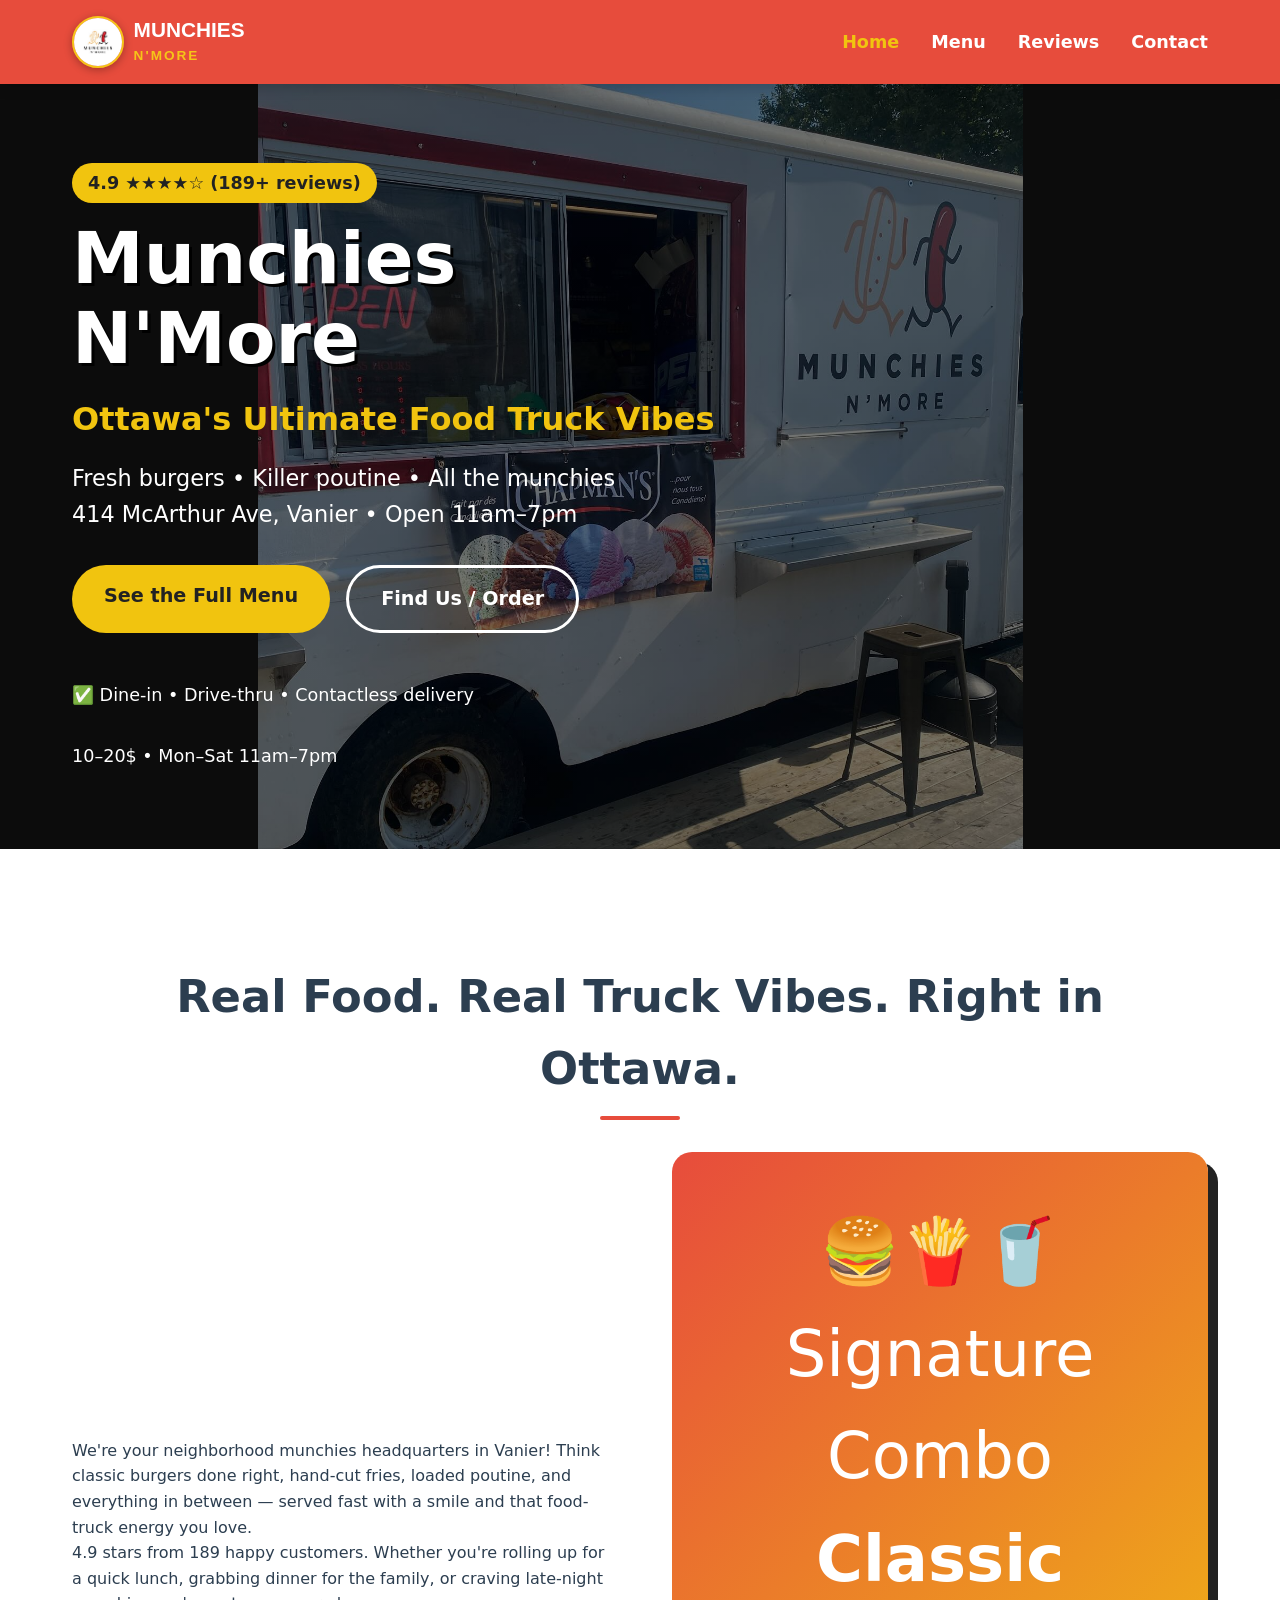
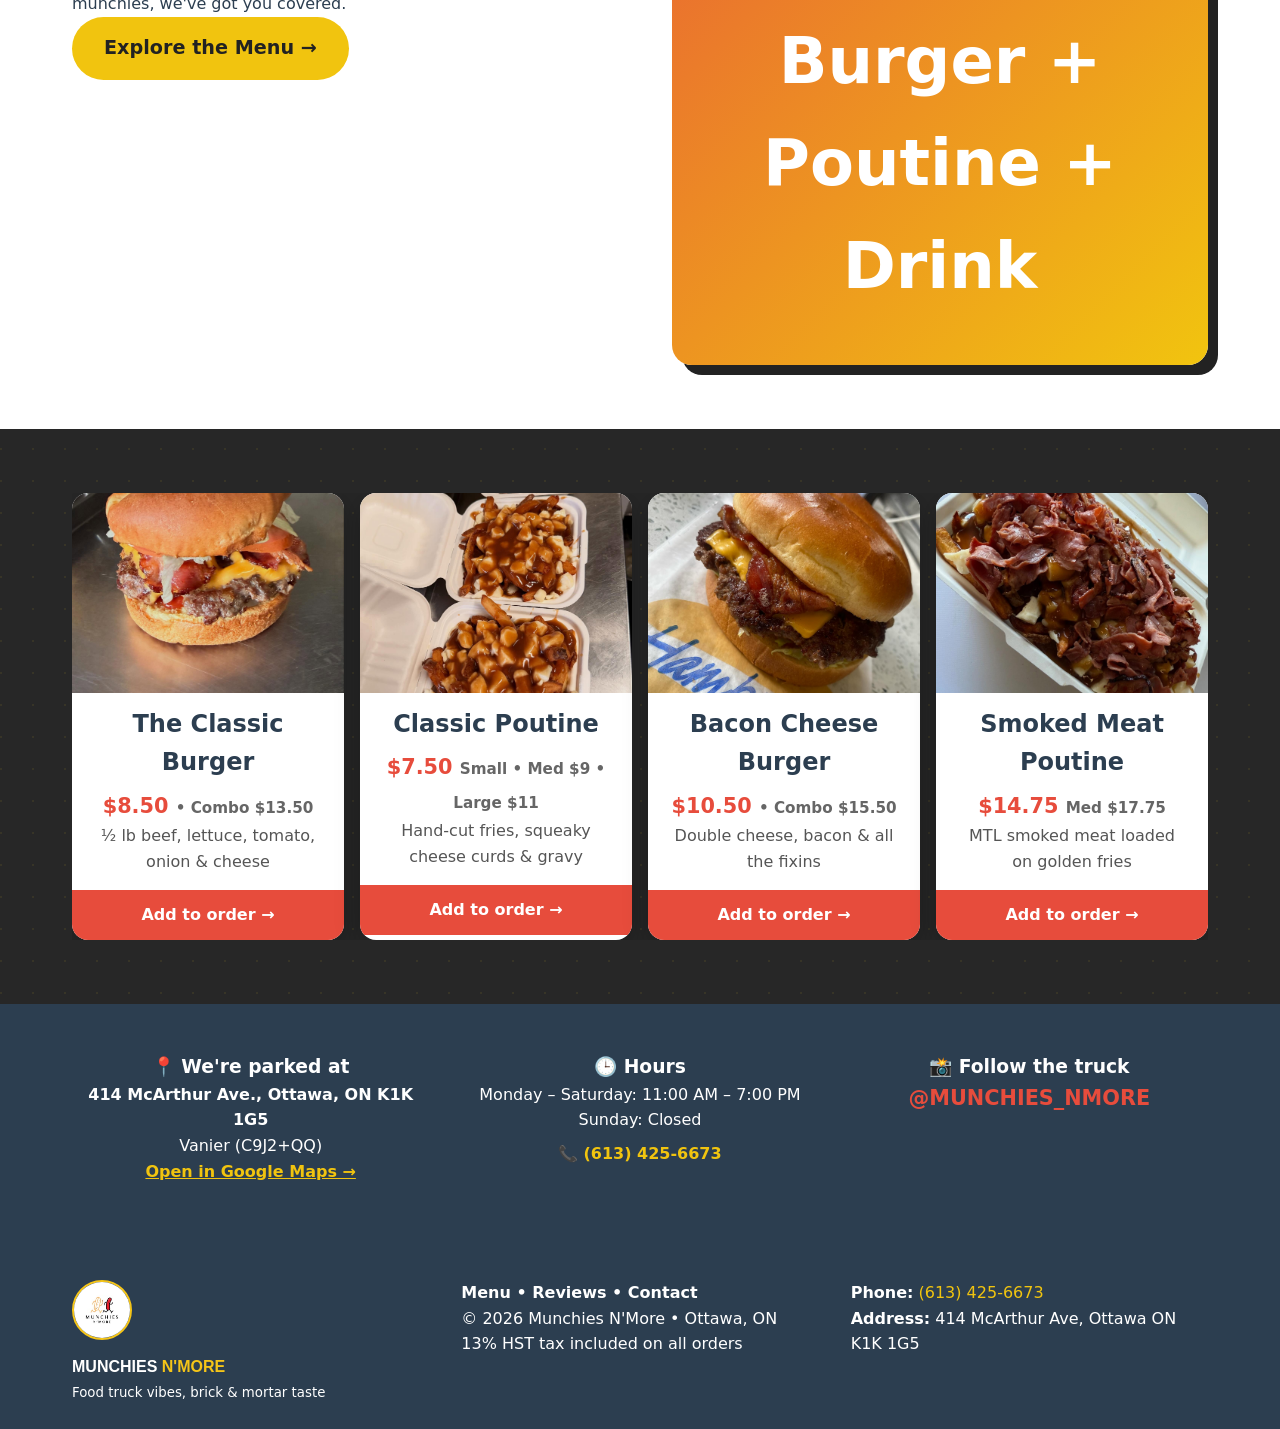
<file: index.html>
<!DOCTYPE html>
<html lang="en">
<head>
    <meta charset="UTF-8">
    <meta name="viewport" content="width=device-width, initial-scale=1.0">
    <meta name="description" content="Munchies N'More - Ottawa's favorite food truck style burgers, poutine & more!">
    <title>Munchies N'More | Ottawa Burgers & Poutine</title>
    <link rel="stylesheet" href="style.css">
    <link rel="icon" href="logo.svg">
</head>
<body>
    <!-- NAVBAR -->
    <nav class="navbar">
        <div class="nav-container">
            <div class="logo">
                <a href="index.html" style="text-decoration:none; display:flex; align-items:center; gap:0.6rem;">
                <img src="munchiesnmorepictures/Munchiesnmorelogo.jpg" alt="Munchies N'More Logo" style="height:52px; width:52px; border-radius:50%; object-fit:cover; border:2px solid #f5c518; box-shadow:0 2px 8px rgba(0,0,0,0.3);">
                <span style="font-family: Arial Black, Arial, sans-serif; font-weight:900; font-size:1.3rem; color:white; line-height:1.1;">MUNCHIES<br><span style="color:#f5c518; font-size:0.85rem; letter-spacing:2px;">N'MORE</span></span>
            </a>
            </div>
            <ul class="nav-links">
                <li><a href="index.html" class="active">Home</a></li>
                <li><a href="menu.html">Menu</a></li>
                <li><a href="reviews.html">Reviews</a></li>
                <li><a href="contact.html">Contact</a></li>
            </ul>
            <button class="hamburger" aria-label="Toggle menu">☰</button>
        </div>
    </nav>

    <!-- HERO -->
    <header class="hero">
        <div class="hero-overlay">
            <div class="hero-content">
                <div class="badge">4.9 ★★★★☆ (189+ reviews)</div>
                <h1 class="hero-title">Munchies N'More</h1>
                <p class="hero-subtitle">Ottawa's Ultimate Food Truck Vibes</p>
                <p class="hero-tagline">Fresh burgers • Killer poutine • All the munchies<br>414 McArthur Ave, Vanier • Open 11am–7pm</p>
                <div class="hero-buttons">
                    <a href="menu.html" class="btn btn-primary">See the Full Menu</a>
                    <a href="contact.html" class="btn btn-secondary">Find Us / Order</a>
                </div>
                <div class="trust-bar">
                    <div>✅ Dine-in • Drive-thru • Contactless delivery</div>
                    <div>10–20$ • Mon–Sat 11am–7pm</div>
                </div>
            </div>
        </div>
    </header>

    <!-- ABOUT -->
    <section class="about">
        <div class="container">
            <h2 class="section-title">Real Food. Real Truck Vibes. Right in Ottawa.</h2>
            <div class="about-grid">
                <div class="about-text">
                    <p>We're your neighborhood munchies headquarters in Vanier! Think classic burgers done right, hand-cut fries, loaded poutine, and everything in between — served fast with a smile and that food-truck energy you love.</p>
                    <p>4.9 stars from 189 happy customers. Whether you're rolling up for a quick lunch, grabbing dinner for the family, or craving late-night munchies, we've got you covered.</p>
                    <a href="menu.html" class="btn btn-primary">Explore the Menu →</a>
                </div>
                <div class="about-image">
                    <div class="image-placeholder">
                        🍔🍟🥤
                        <p>Signature Combo<br><strong>Classic Burger + Poutine + Drink</strong></p>
                    </div>
                </div>
            </div>
        </div>
    </section>

    <!-- FEATURED ITEMS -->
    <section class="featured">
        <div class="container">
            <div class="food-cards" style="display:flex; flex-direction:row; flex-wrap:nowrap; gap:1rem; overflow-x:auto;">

                <!-- Classic Burger — Facebook image -->
                <div class="food-card" style="flex:1 1 0; min-width:0;">
                    <div class="card-image">
                        <img src="munchiesnmorepictures/Hamburger.jpg" alt="The Classic Burger" style="width:100%; height:100%; object-fit:cover;">
                    </div>
                    <h3>The Classic Burger</h3>
                    <p class="price">$8.50 <span class="combo">• Combo $13.50</span></p>
                    <p class="desc">½ lb beef, lettuce, tomato, onion & cheese</p>
                    <a href="menu.html" class="card-btn">Add to order →</a>
                </div>

                <!-- Classic Poutine — Facebook image -->
                <div class="food-card" style="flex:1 1 0; min-width:0;">
                    <div class="card-image">
                        <img src="munchiesnmorepictures/Poutine.jpg" style="width:100%; height:100%; object-fit:cover;">
                    </div>
                    <h3>Classic Poutine</h3>
                    <p class="price">$7.50 <span class="combo">Small • Med $9 • Large $11</span></p>
                    <p class="desc">Hand-cut fries, squeaky cheese curds & gravy</p>
                    <a href="menu.html" class="card-btn">Add to order →</a>
                </div>

                <!-- Bacon Cheese Burger — placeholder until image is ready -->
                <div class="food-card" style="flex:1 1 0; min-width:0;">
                    <div class="card-image">
                        <img src="munchiesnmorepictures/baconcheeseburger.jpg" alt="Bacon Cheese Burger" style="width:100%; height:100%; object-fit:cover;">
                    </div>
                    <h3>Bacon Cheese Burger</h3>
                    <p class="price">$10.50 <span class="combo">• Combo $15.50</span></p>
                    <p class="desc">Double cheese, bacon & all the fixins</p>
                    <a href="menu.html" class="card-btn">Add to order →</a>
                </div>

                <!-- Smoked Meat Poutine — placeholder until image is ready -->
                <div class="food-card" style="flex:1 1 0; min-width:0;">
                    <div class="card-image">
                        <img src="munchiesnmorepictures/smockedmeatpoutine.jpg" alt="Smoked Meat Poutine" style="width:100%; height:100%; object-fit:cover;">
                    </div>
                    <h3>Smoked Meat Poutine</h3>
                    <p class="price">$14.75 <span class="combo">Med $17.75</span></p>
                    <p class="desc">MTL smoked meat loaded on golden fries</p>
                    <a href="menu.html" class="card-btn">Add to order →</a>
                </div>

            </div>
        </div>
    </section>

    <!-- LOCATION TEASER -->
    <section class="location-teaser">
        <div class="container">
            <div class="location-grid">
                <div>
                    <h3>📍 We're parked at</h3>
                    <p><strong>414 McArthur Ave., Ottawa, ON K1K 1G5</strong><br>Vanier (C9J2+QQ)</p>
                    <a href="https://maps.google.com/?q=414+McArthur+Ave,+Ottawa,+ON+K1K+1G5" target="_blank" class="map-link">Open in Google Maps →</a>
                </div>
                <div>
                    <h3>🕒 Hours</h3>
                    <p>Monday – Saturday: 11:00 AM – 7:00 PM<br>Sunday: Closed</p>
                    <p class="phone">📞 <a href="tel:6134256673">(613) 425-6673</a></p>
                </div>
                <div class="instagram">
                    <h3>📸 Follow the truck</h3>
                    <a href="https://instagram.com/munchies_nmore" target="_blank" class="ig-link">@MUNCHIES_NMORE</a>
                </div>
            </div>
        </div>
    </section>

    <!-- FOOTER -->
   <footer>
        <div class="container">
            <div class="footer-grid">
                <div class="footer-logo">
                    <img src="munchiesnmorepictures/Munchiesnmorelogo.jpg" alt="Munchies N'More Logo" style="height:60px; width:60px; border-radius:50%; object-fit:cover; border:2px solid #f5c518; margin-bottom:6px;">
                    <span style="font-family: Arial Black, Arial, sans-serif; font-weight:900; font-size:1rem; color:white; display:block;">MUNCHIES <span style="color:#f5c518;">N'MORE</span></span>
                    <p><small>Food truck vibes, brick &amp; mortar taste</small></p>
                </div>
                <div>
                    <strong>Menu • Reviews • Contact</strong>
                    <p>© 2026 Munchies N'More • Ottawa, ON</p>
                    <p>13% HST tax included on all orders</p>
                </div>
                <div>
                    <p><strong>Phone:</strong> <a href="tel:6134256673">(613) 425-6673</a></p>
                    <p><strong>Address:</strong> 414 McArthur Ave, Ottawa ON K1K 1G5</p>
                </div>
            </div>
        </div>
    </footer>

    <script>
        document.querySelector('.hamburger').addEventListener('click', () => {
            document.querySelector('.nav-links').classList.toggle('show');
        });
    </script>
</body>
</html>
</file>
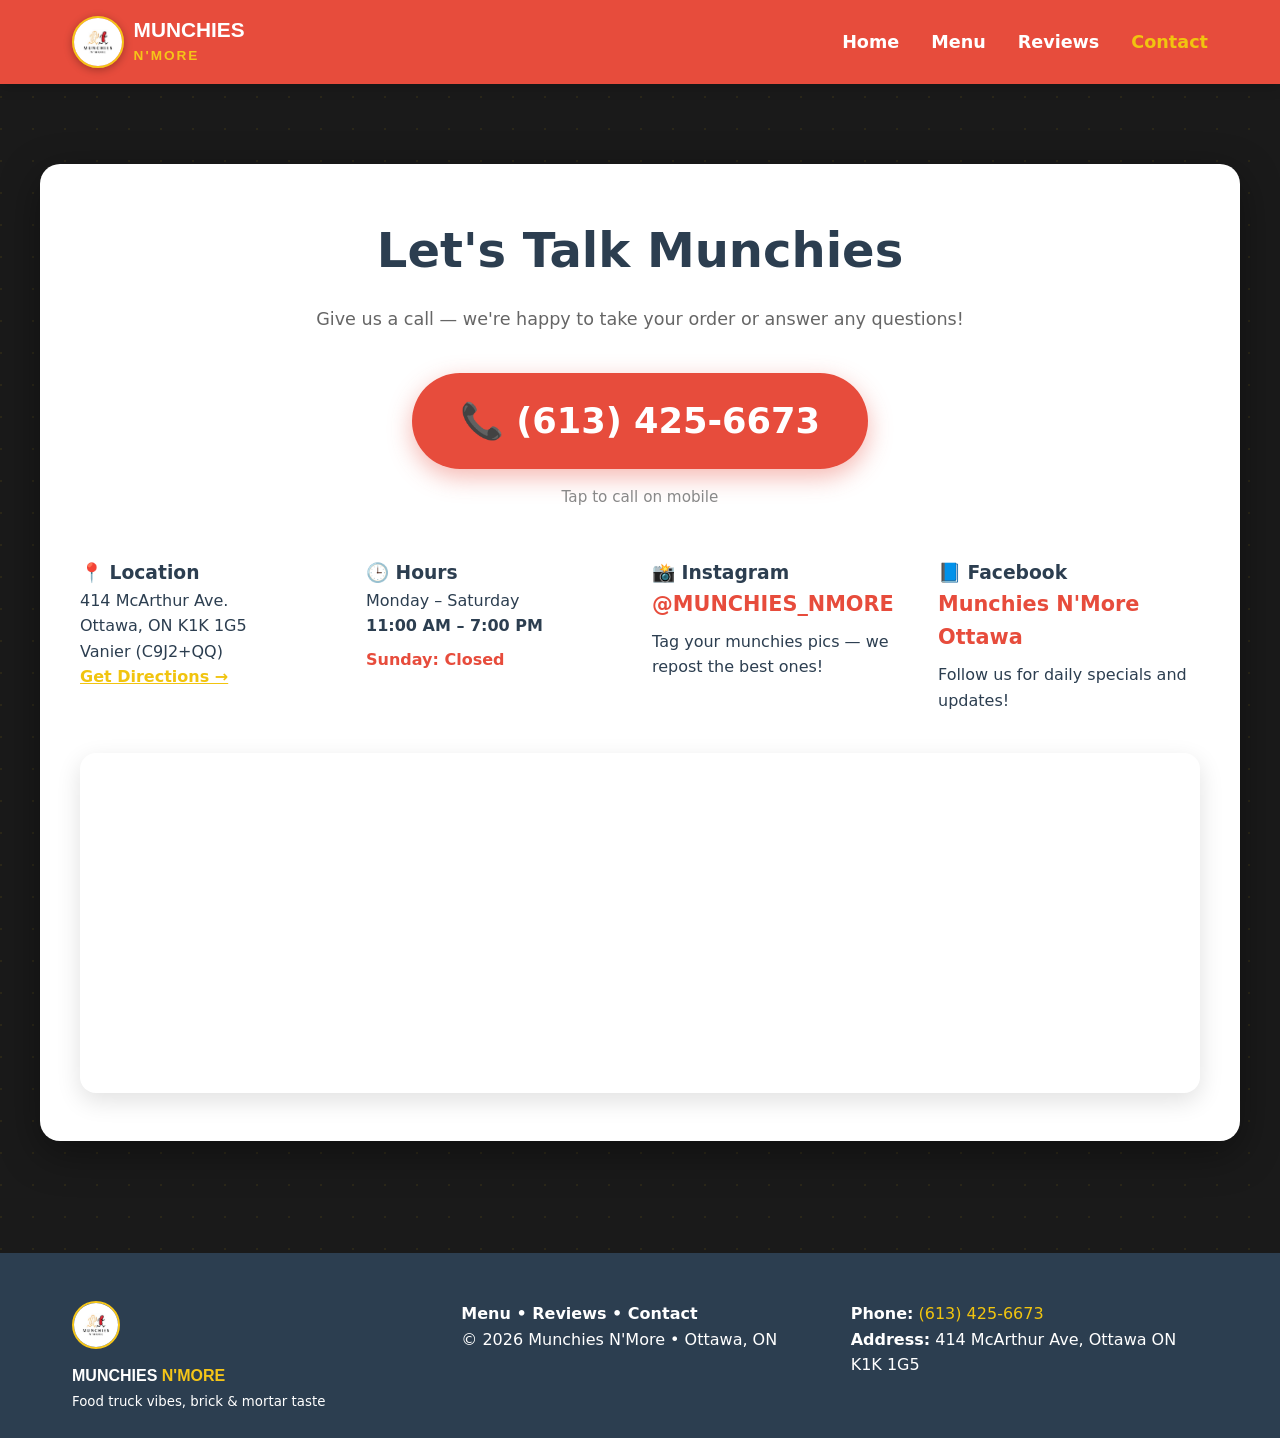
<file: contact.html>
<!DOCTYPE html>
<html lang="en">
<head>
    <meta charset="UTF-8">
    <meta name="viewport" content="width=device-width, initial-scale=1.0">
    <title>Contact | Munchies N'More</title>
    <link rel="stylesheet" href="style.css">
    <link rel="icon" href="logo.svg">
    <style>
        .contact-info-grid {
            display: grid;
            grid-template-columns: repeat(auto-fit, minmax(220px, 1fr));
            gap: 1.5rem;
            margin-top: 1rem;
        }
    </style>
</head>
<body>
    <nav class="navbar">
        <div class="nav-container">
            <div class="logo">
                <a href="index.html" style="text-decoration:none; display:flex; align-items:center; gap:0.6rem;">
                <img src="munchiesnmorepictures/Munchiesnmorelogo.jpg" alt="Munchies N'More Logo" style="height:52px; width:52px; border-radius:50%; object-fit:cover; border:2px solid #f5c518; box-shadow:0 2px 8px rgba(0,0,0,0.3);">
                <span style="font-family: Arial Black, Arial, sans-serif; font-weight:900; font-size:1.3rem; color:white; line-height:1.1;">MUNCHIES<br><span style="color:#f5c518; font-size:0.85rem; letter-spacing:2px;">N'MORE</span></span>
            </a>
            </div>
            <ul class="nav-links">
                <li><a href="index.html">Home</a></li>
                <li><a href="menu.html">Menu</a></li>
                <li><a href="reviews.html">Reviews</a></li>
                <li><a href="contact.html" class="active">Contact</a></li>
            </ul>
            <button class="hamburger" aria-label="Toggle menu">☰</button>
        </div>
    </nav>

    <main class="contact-page">
        <div class="container">
            <h1 class="page-title">Let's Talk Munchies</h1>
            <p style="text-align:center; color:#666; margin-bottom:2.5rem; font-size:1.1rem;">Give us a call — we're happy to take your order or answer any questions!</p>

            <!-- BIG CALL BUTTON -->
            <div style="text-align:center; margin-bottom:3rem;">
                <a href="tel:6134256673" style="
                    display: inline-flex;
                    align-items: center;
                    gap: 0.75rem;
                    background: var(--primary);
                    color: white;
                    text-decoration: none;
                    font-size: 2.2rem;
                    font-weight: 900;
                    padding: 1.25rem 3rem;
                    border-radius: 999px;
                    box-shadow: 0 8px 25px rgba(231,76,60,0.4);
                    transition: transform 0.2s, box-shadow 0.2s;
                ">
                    📞 (613) 425-6673
                </a>
                <p style="margin-top:1rem; color:#888; font-size:0.95rem;">Tap to call on mobile</p>
            </div>

            <!-- INFO GRID -->
            <div class="contact-info-grid">
                <div class="info-block">
                    <h3>📍 Location</h3>
                    <p>414 McArthur Ave.<br>Ottawa, ON K1K 1G5<br>Vanier (C9J2+QQ)</p>
                    <a href="https://maps.google.com/?q=414+McArthur+Ave,+Ottawa,+ON+K1K+1G5" target="_blank" class="map-link">Get Directions →</a>
                </div>

                <div class="info-block">
                    <h3>🕒 Hours</h3>
                    <p>Monday – Saturday<br><strong>11:00 AM – 7:00 PM</strong></p>
                    <p style="margin-top:0.5rem; color:#e74c3c; font-weight:600;">Sunday: Closed</p>
                </div>

                <div class="info-block">
                    <h3>📸 Instagram</h3>
                    <a href="https://instagram.com/munchies_nmore" target="_blank" class="ig-link">@MUNCHIES_NMORE</a>
                    <p style="margin-top:0.5rem;">Tag your munchies pics — we repost the best ones!</p>
                </div>

                <div class="info-block">
                    <h3>📘 Facebook</h3>
                    <a href="https://www.facebook.com/munchiesnmoreottawa/" target="_blank" class="ig-link">Munchies N'More Ottawa</a>
                    <p style="margin-top:0.5rem;">Follow us for daily specials and updates!</p>
                </div>
            </div>

            <!-- GOOGLE MAP EMBED -->
            <div style="margin-top:2.5rem; border-radius:16px; overflow:hidden; box-shadow:0 8px 25px rgba(0,0,0,0.12);">
                <iframe
                    src="https://www.google.com/maps/embed?pb=!1m18!1m12!1m3!1d2800.123!2d-75.6462!3d45.4355!2m3!1f0!2f0!3f0!3m2!1i1024!2i768!4f13.1!3m3!1m2!1s0x4cce04b3f4a0a1a1%3A0x0!2s414+McArthur+Ave%2C+Ottawa%2C+ON+K1K+1G5!5e0!3m2!1sen!2sca!4v1"
                    width="100%"
                    height="340"
                    style="border:0; display:block;"
                    allowfullscreen=""
                    loading="lazy"
                    referrerpolicy="no-referrer-when-downgrade">
                </iframe>
            </div>

        </div>
    </main>

    <footer>
        <div class="container">
            <div class="footer-grid">
                <div class="footer-logo">
                <img src="munchiesnmorepictures/Munchiesnmorelogo.jpg" alt="Munchies N'More Logo" style="height:48px; width:48px; border-radius:50%; object-fit:cover; border:2px solid #f5c518; margin-bottom:6px;">
                <span style="font-family: Arial Black, Arial, sans-serif; font-weight:900; font-size:1rem; color:white; display:block;">MUNCHIES <span style="color:#f5c518;">N'MORE</span></span>
                <p><small>Food truck vibes, brick &amp; mortar taste</small></p>
            </div>
                <div>
                    <strong>Menu • Reviews • Contact</strong>
                    <p>© 2026 Munchies N'More • Ottawa, ON</p>
                </div>
                <div>
                    <p><strong>Phone:</strong> <a href="tel:6134256673">(613) 425-6673</a></p>
                    <p><strong>Address:</strong> 414 McArthur Ave, Ottawa ON K1K 1G5</p>
                </div>
            </div>
        </div>
    </footer>

    <script>
        document.querySelector('.hamburger').addEventListener('click', () => {
            document.querySelector('.nav-links').classList.toggle('show');
        });
    </script>
</body>
</html>
</file>
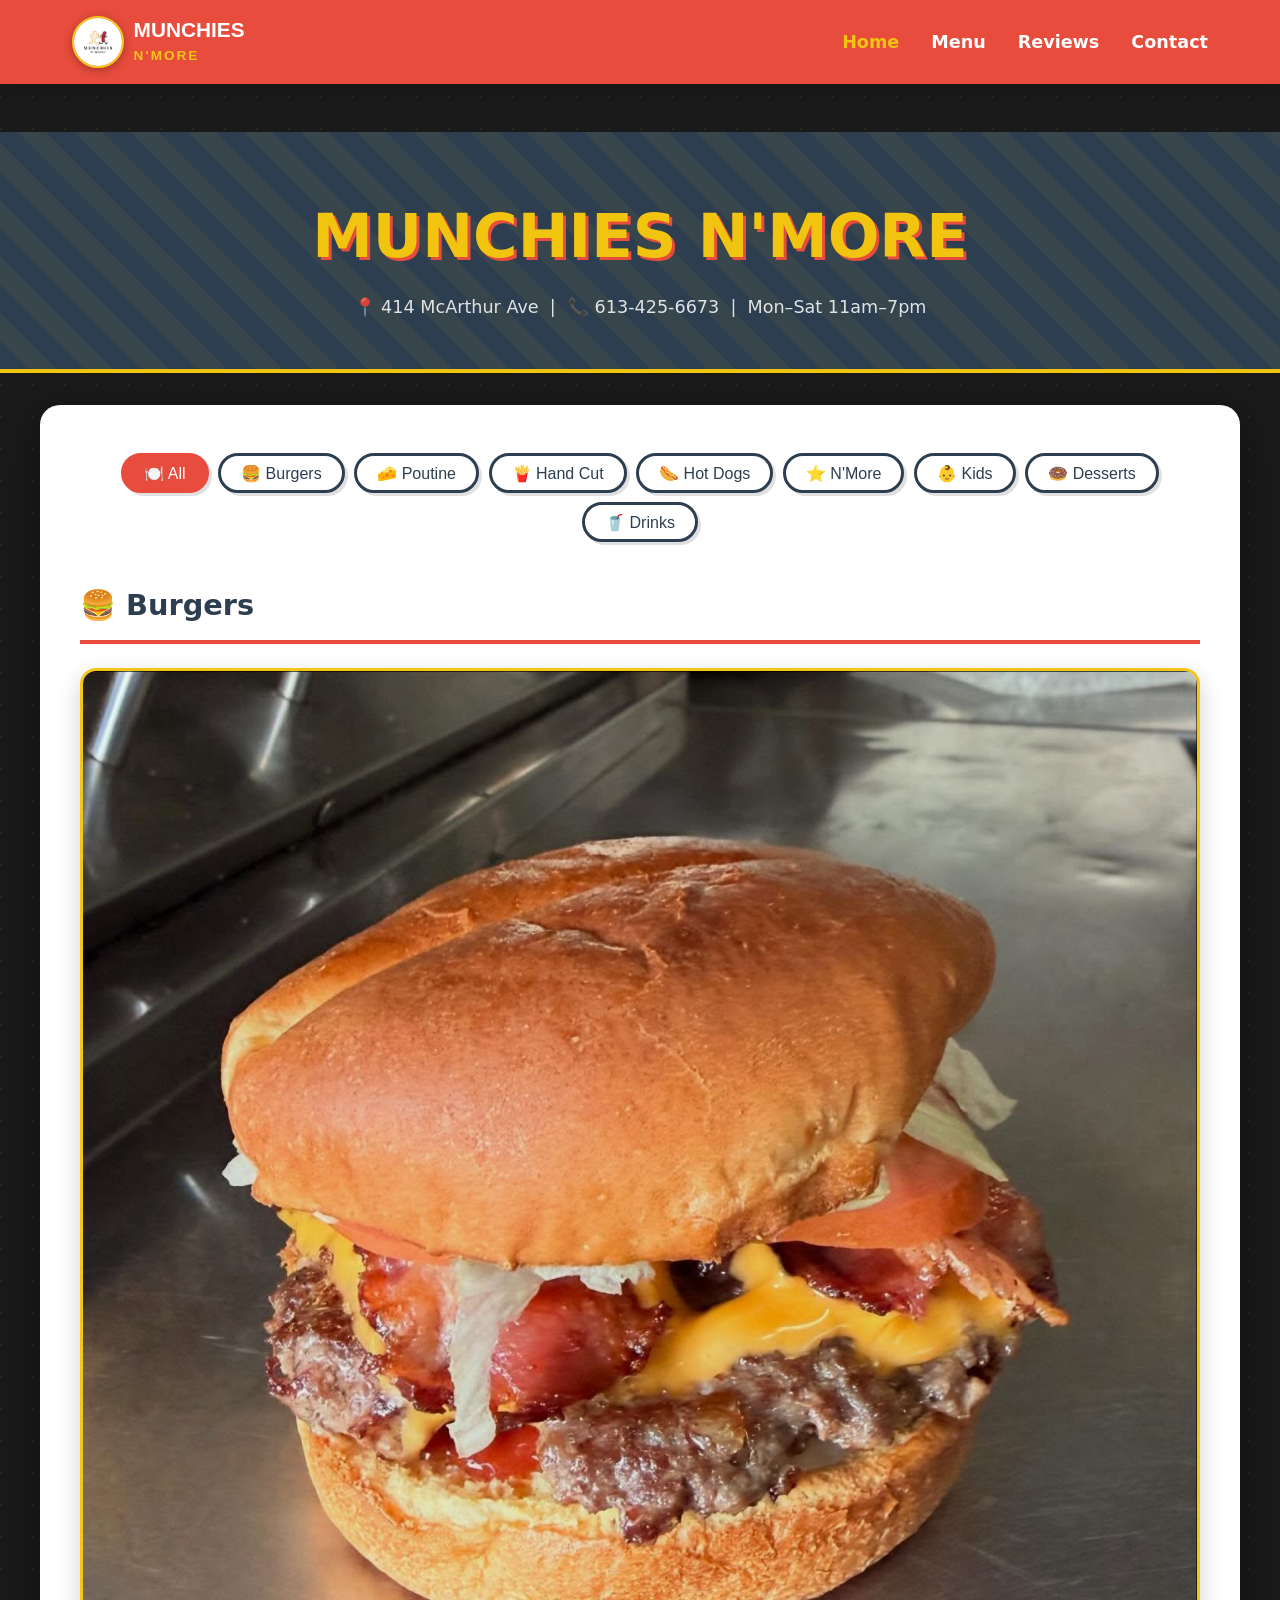
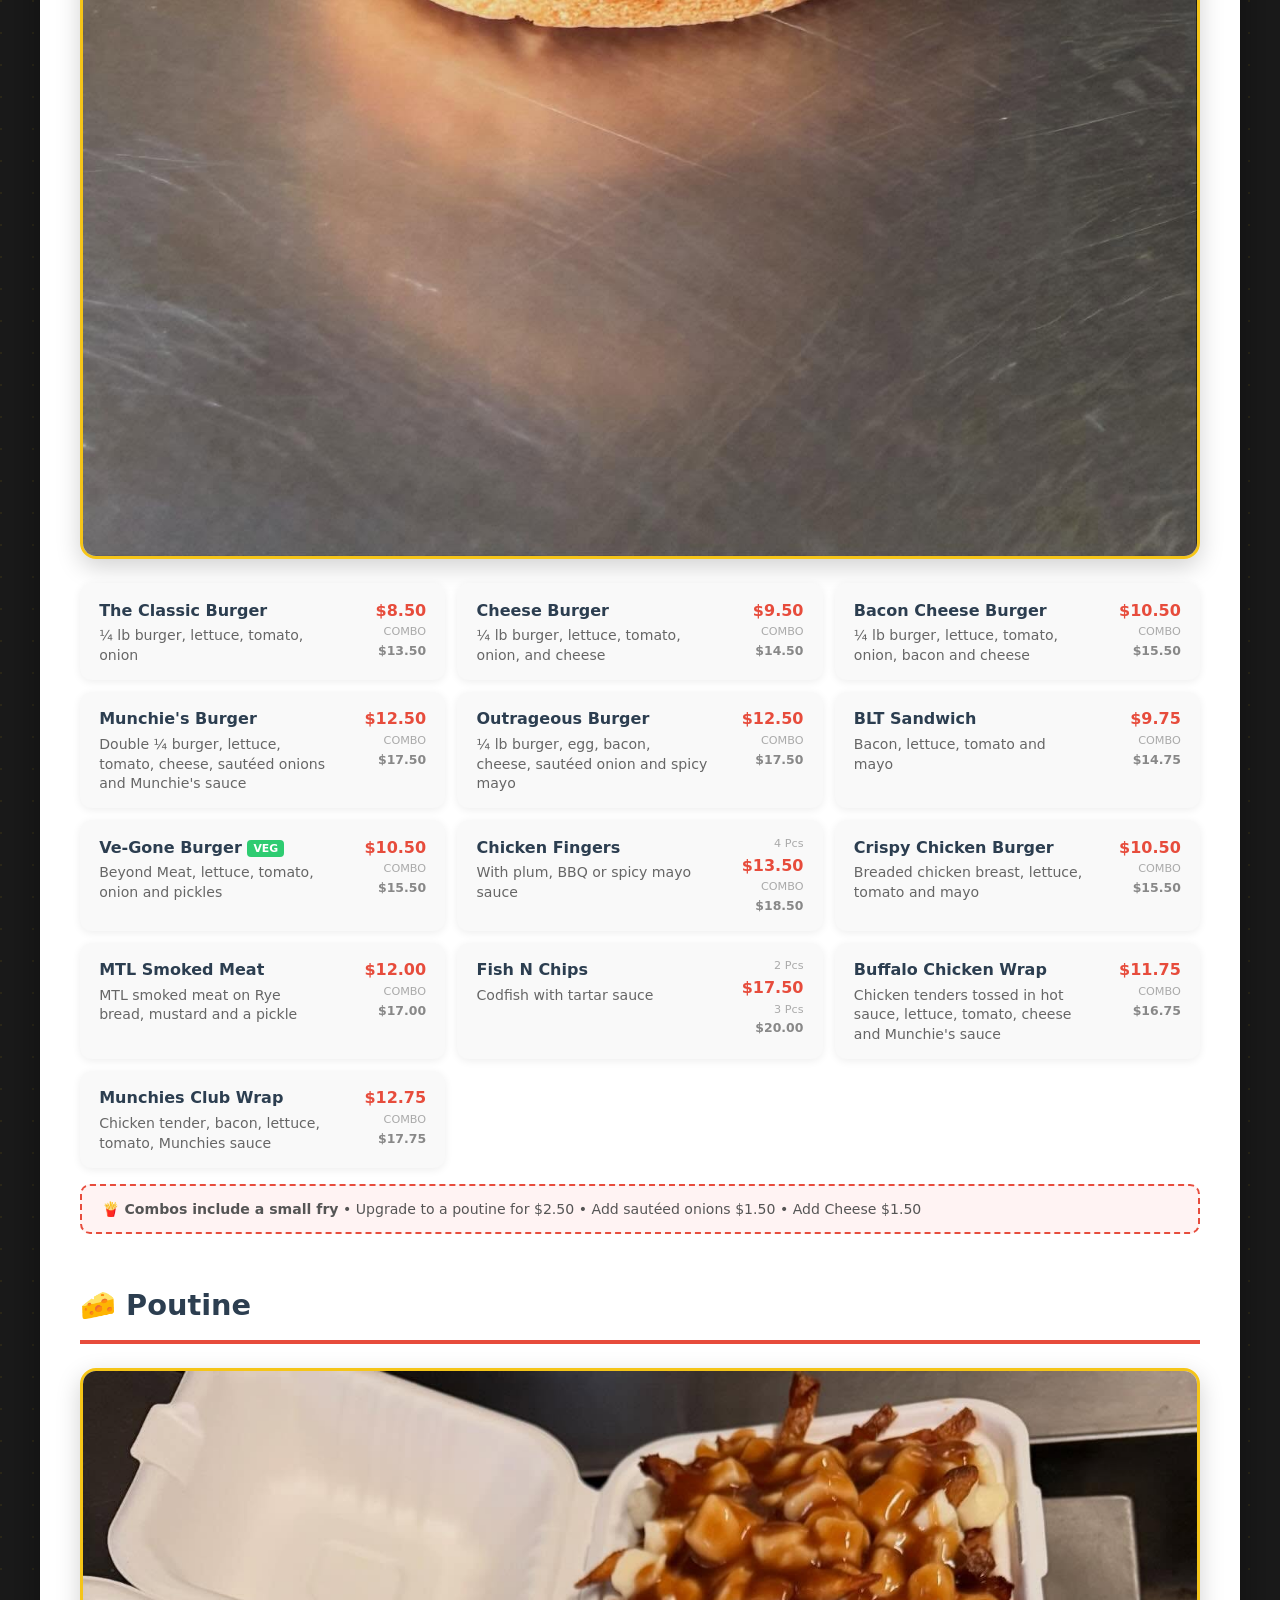
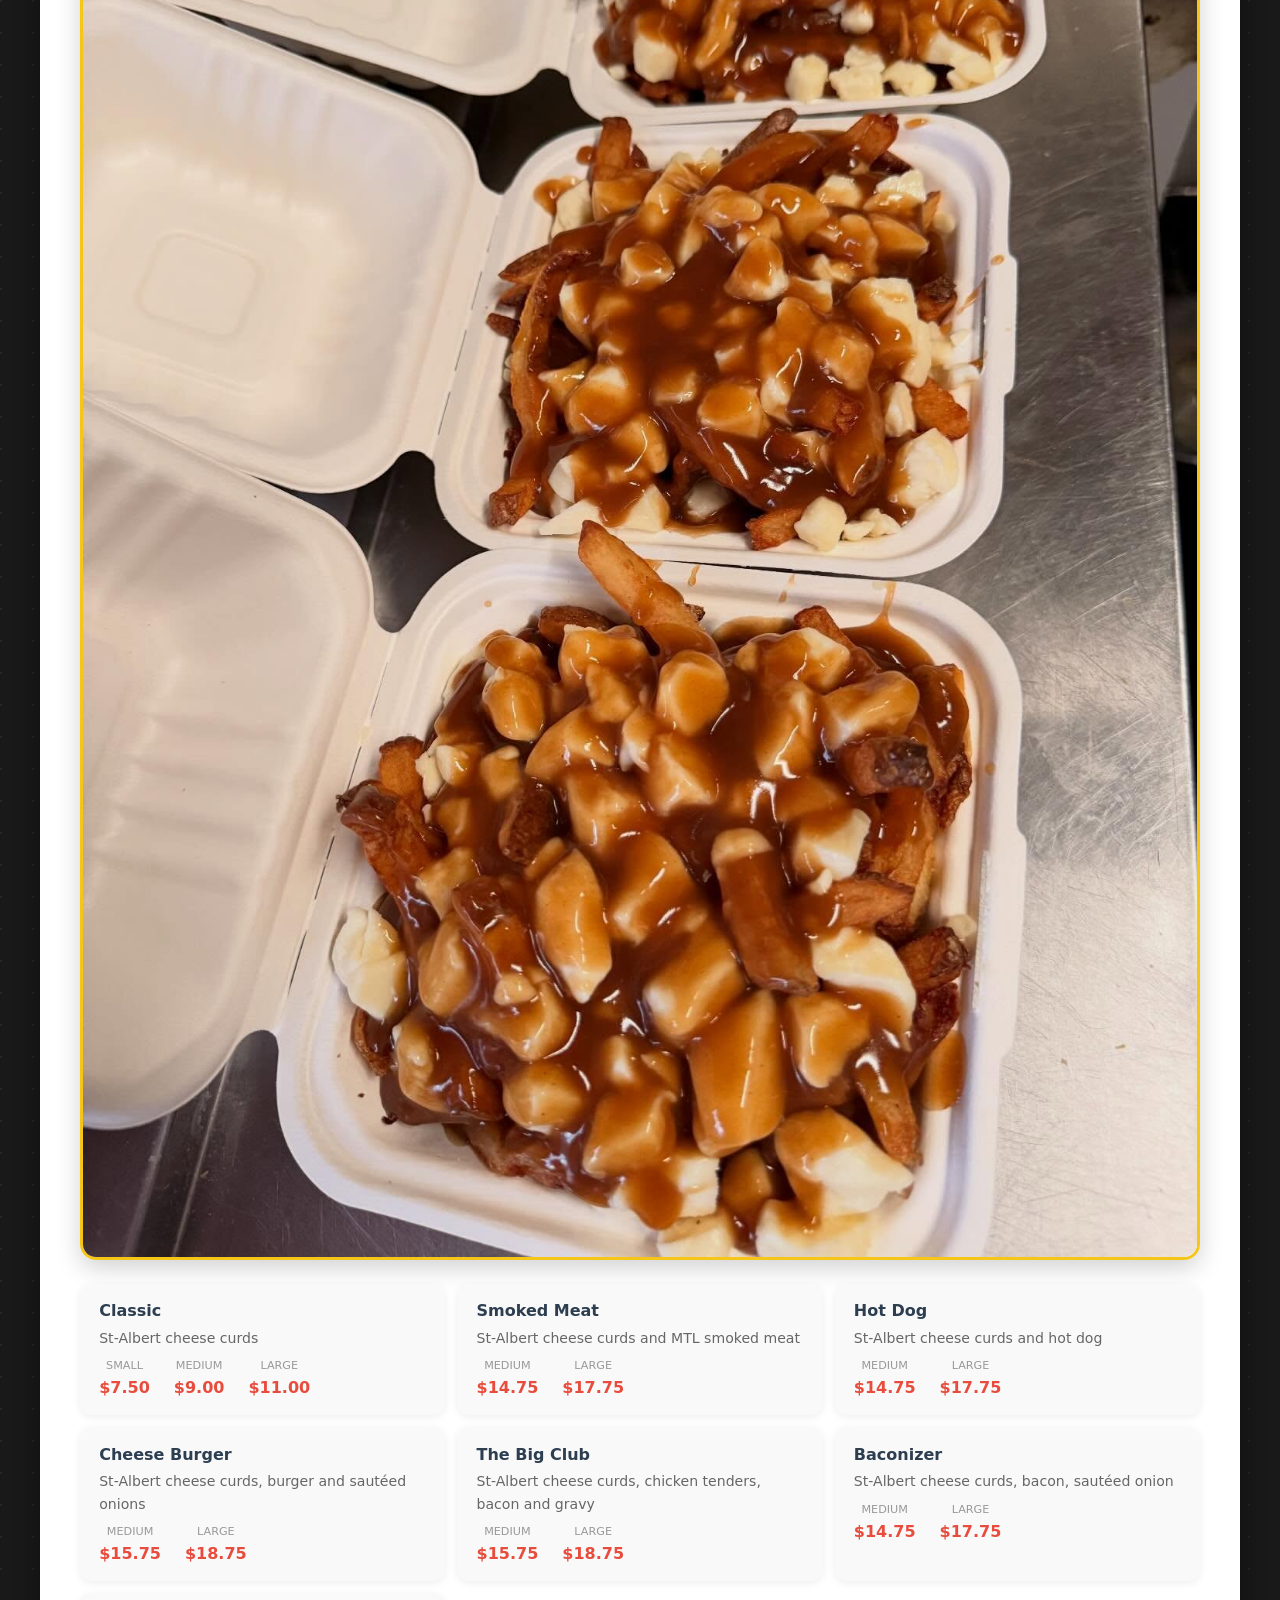
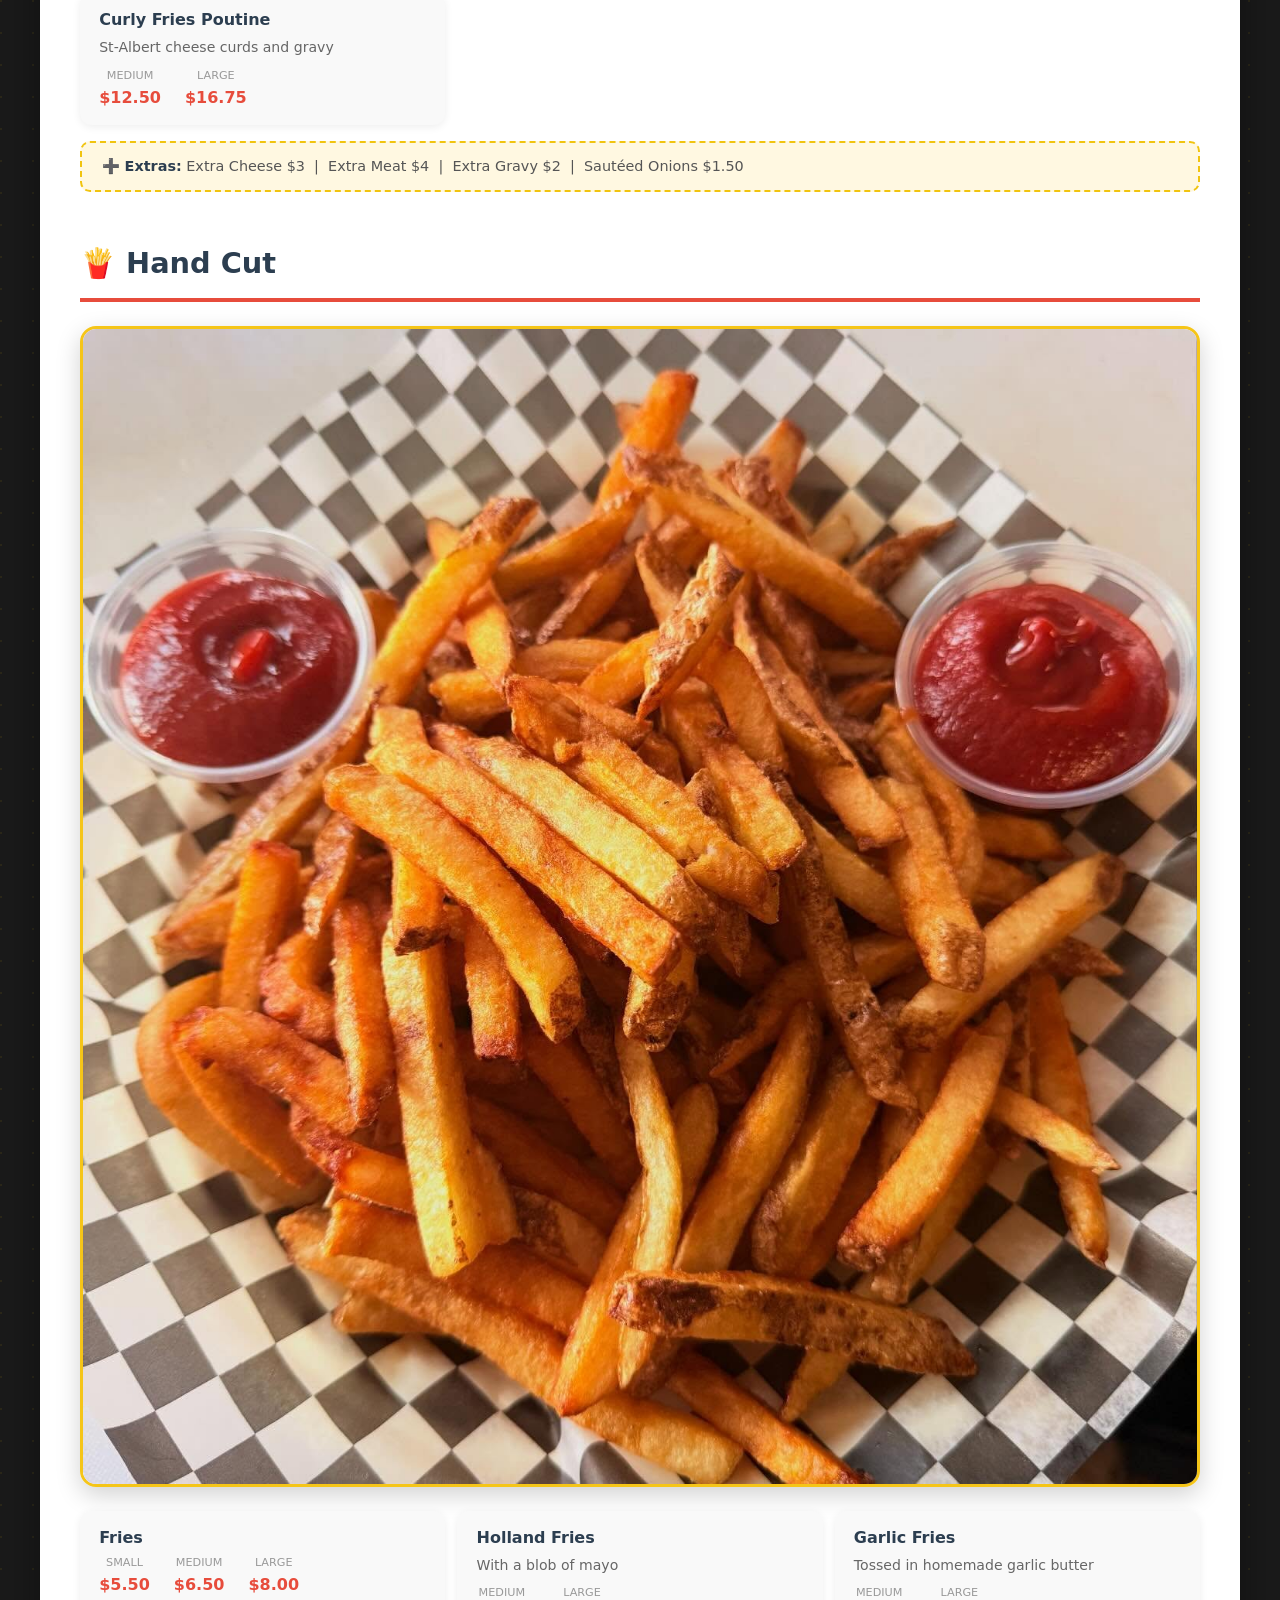
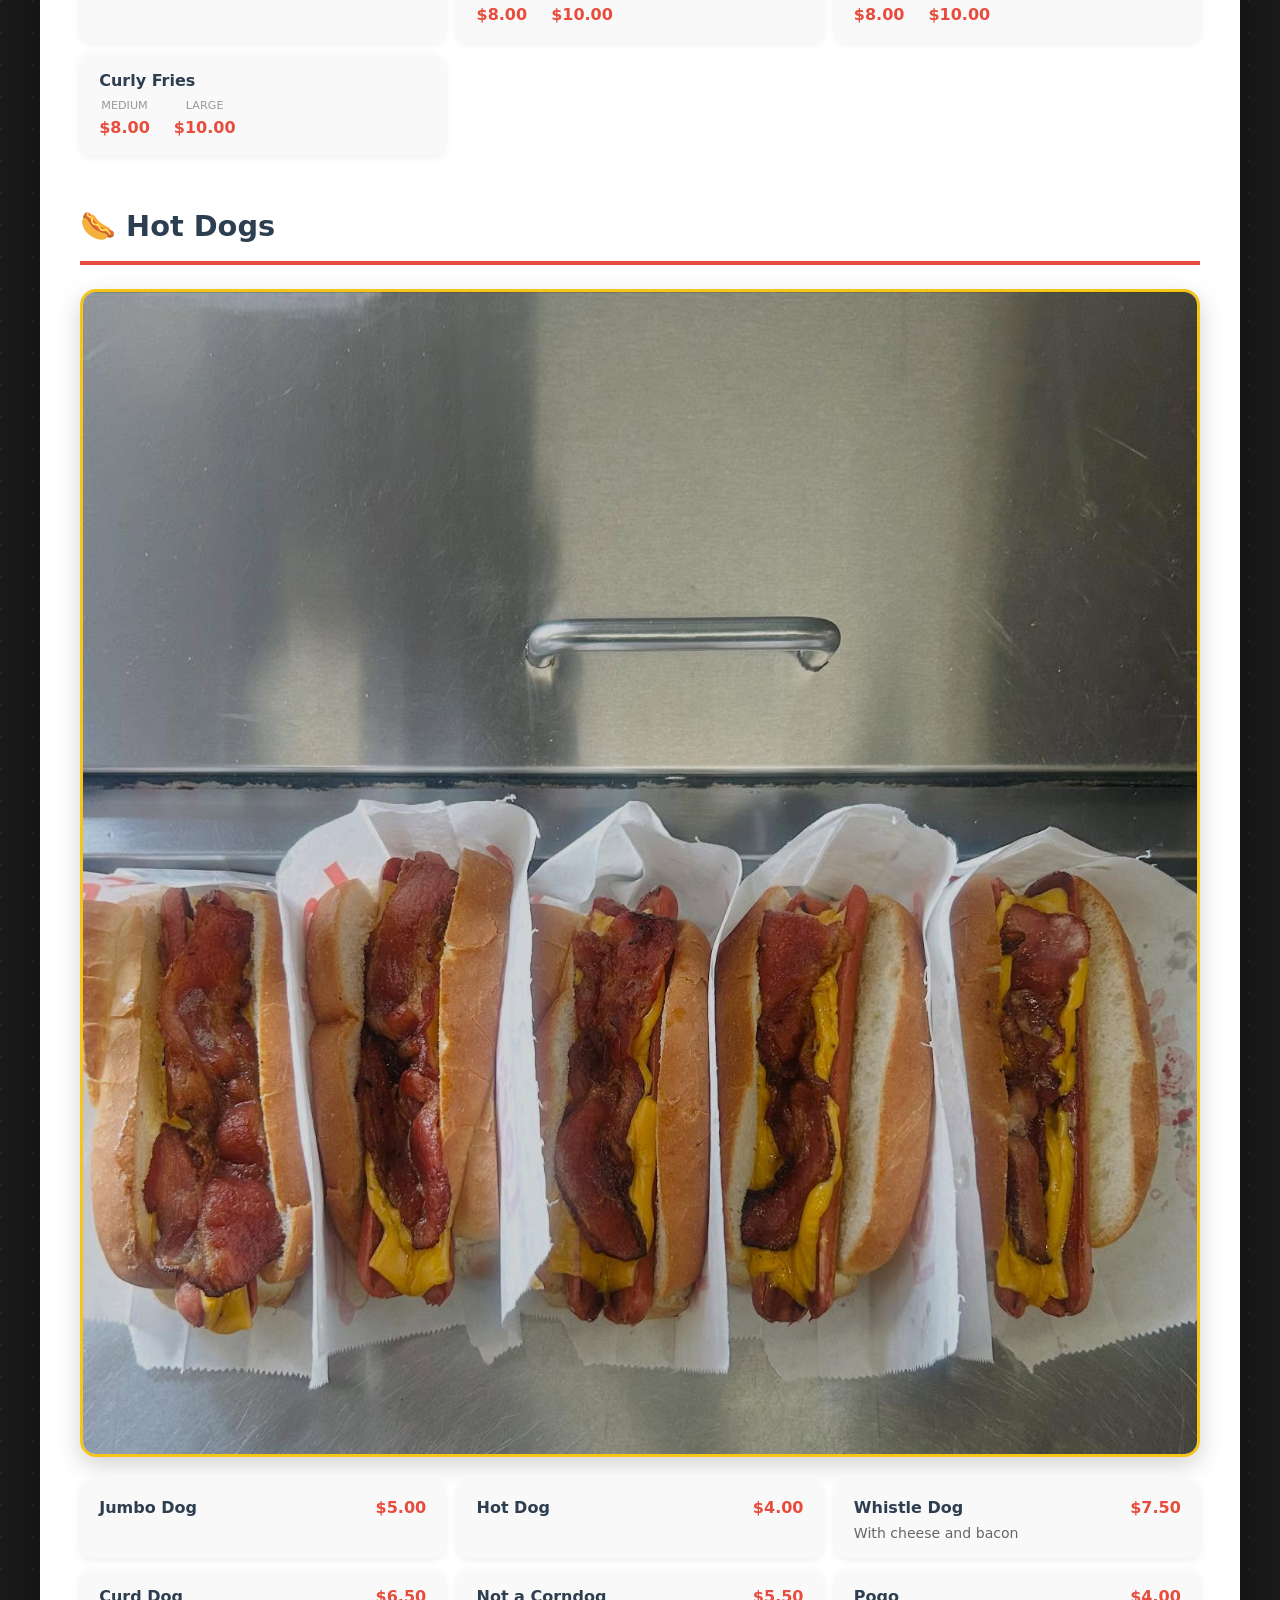
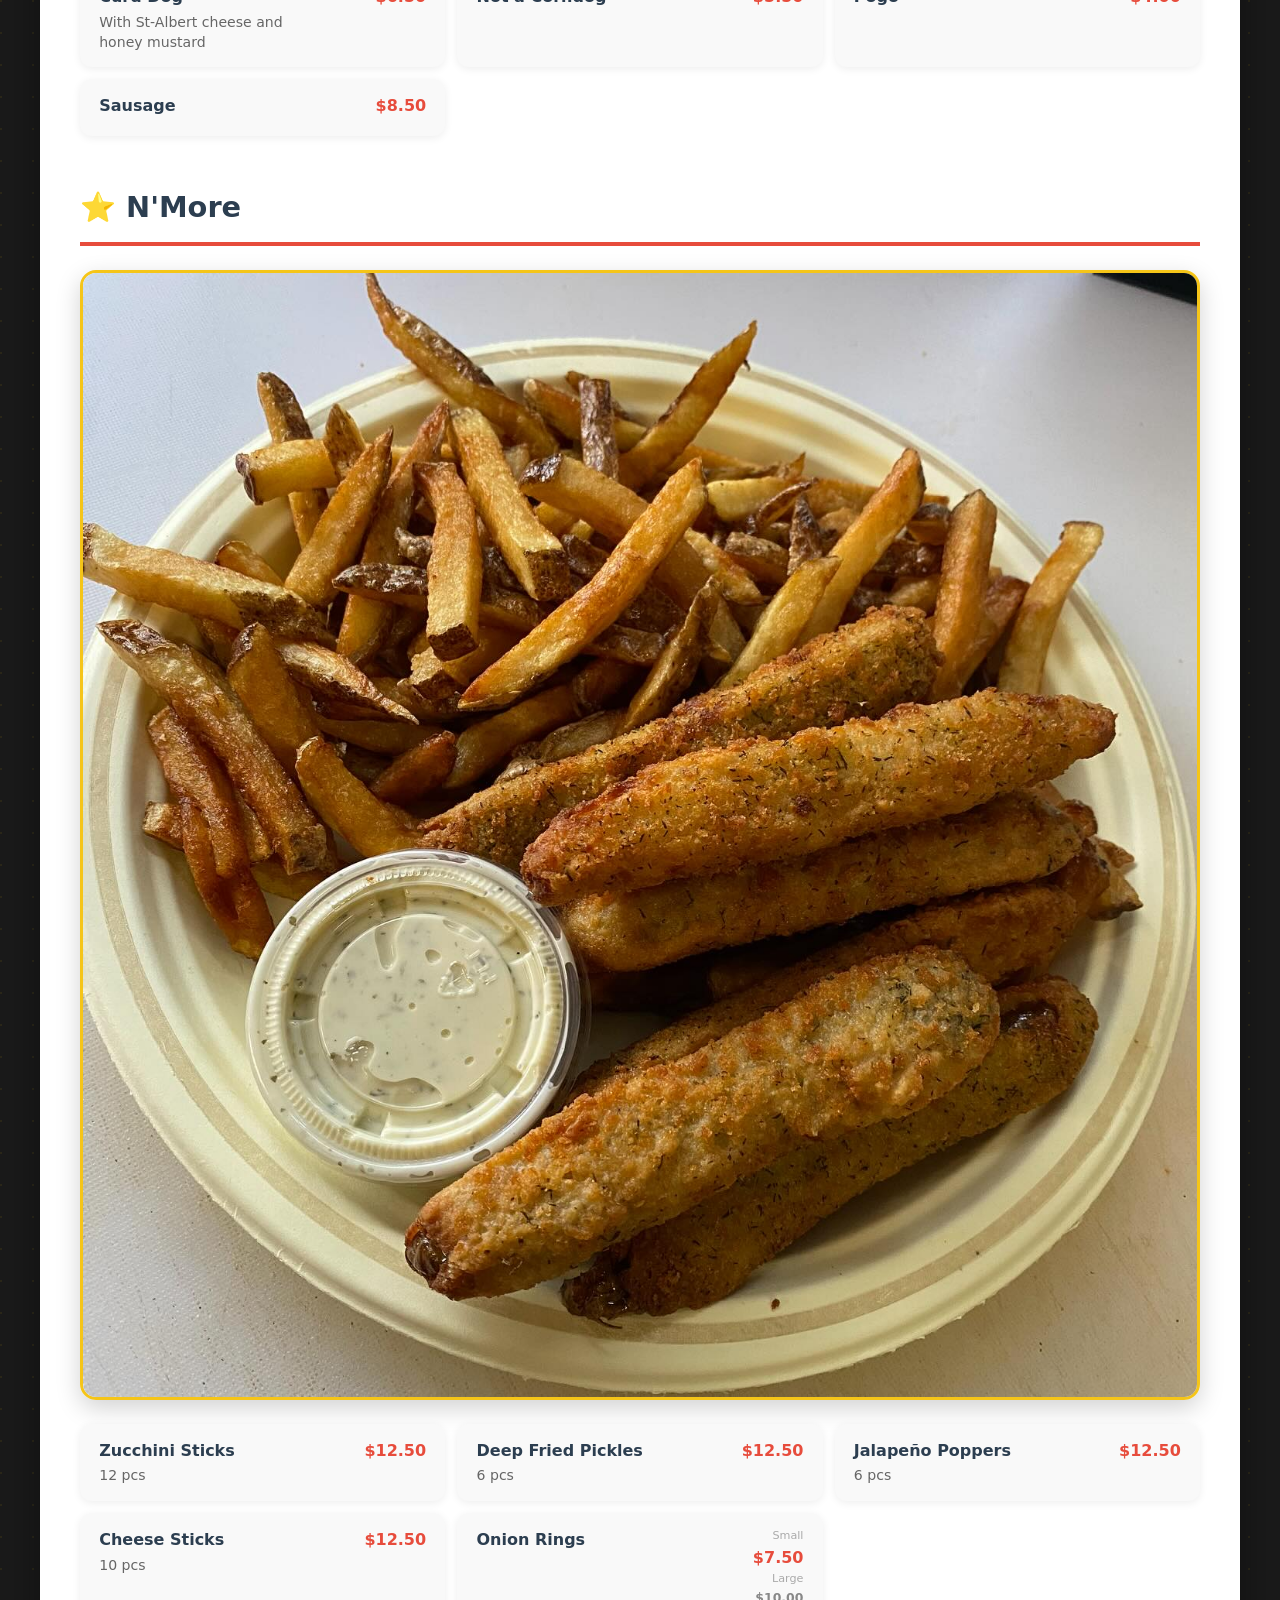
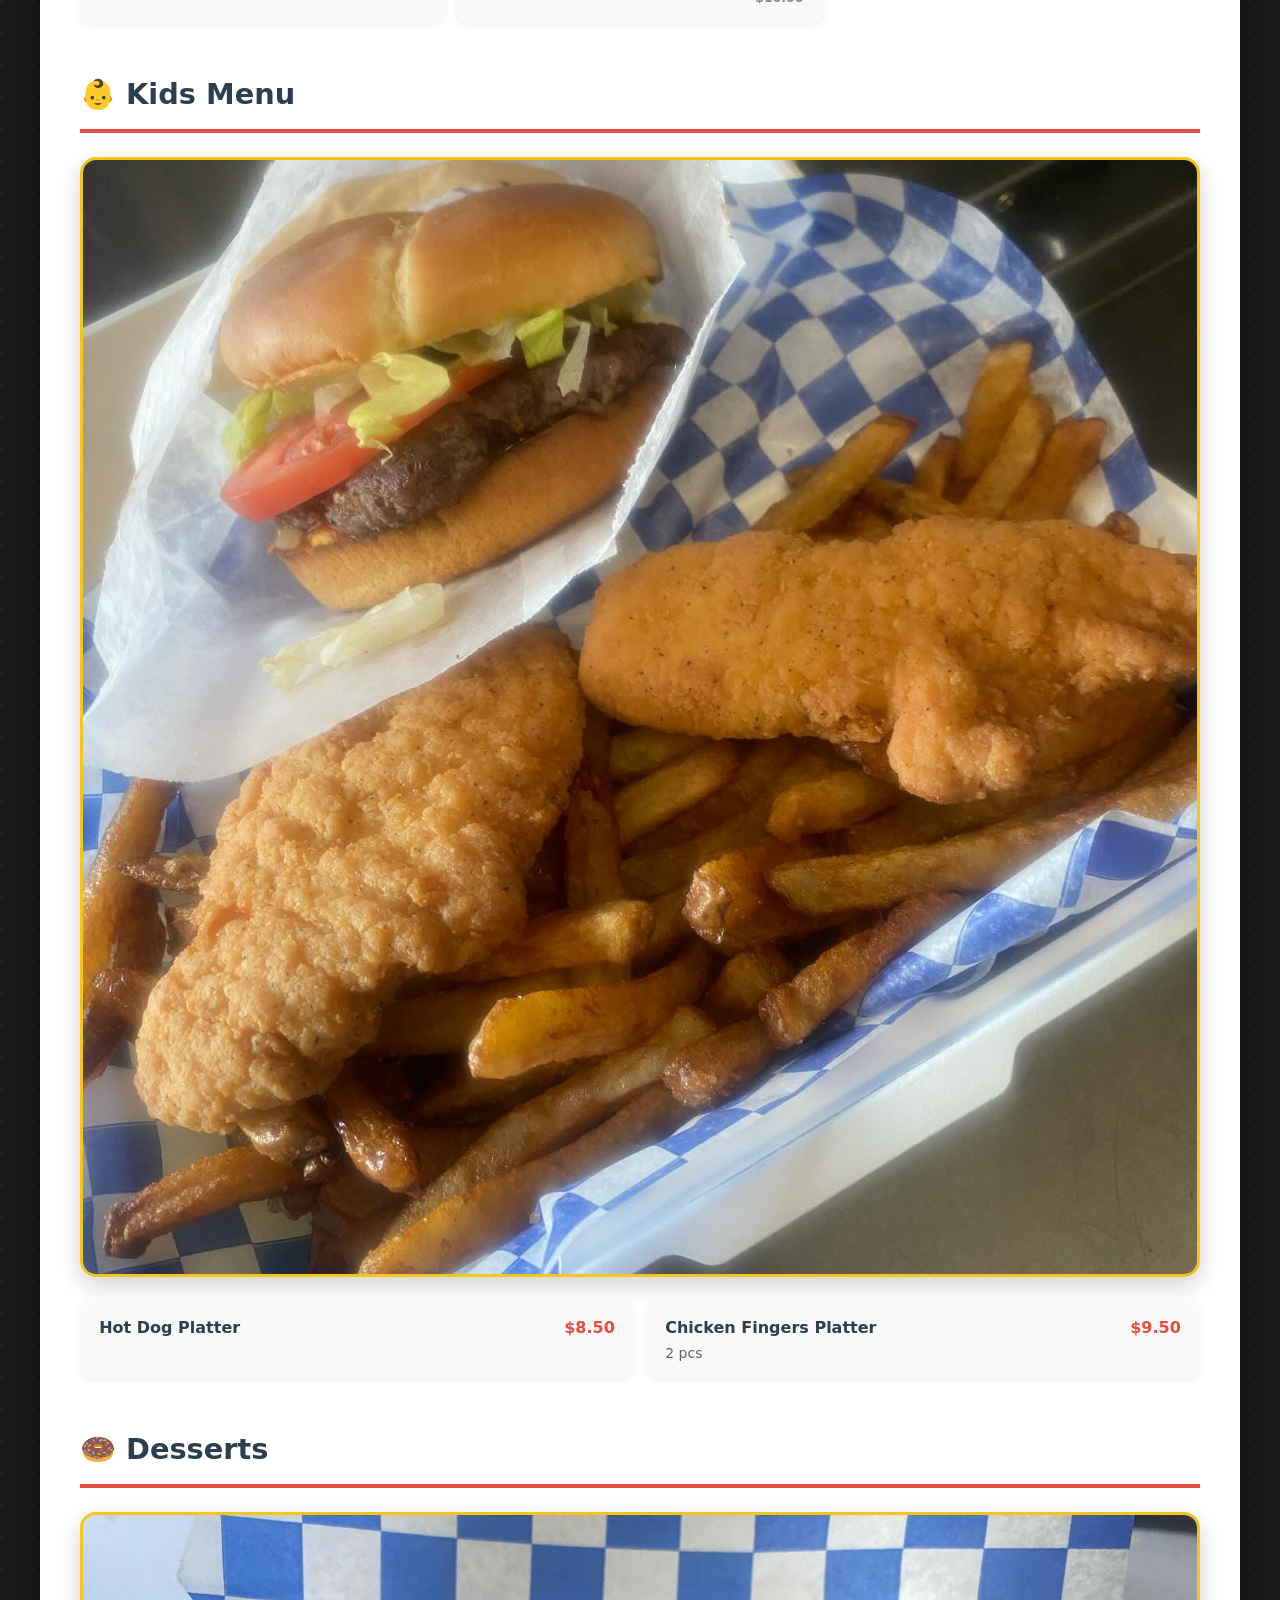
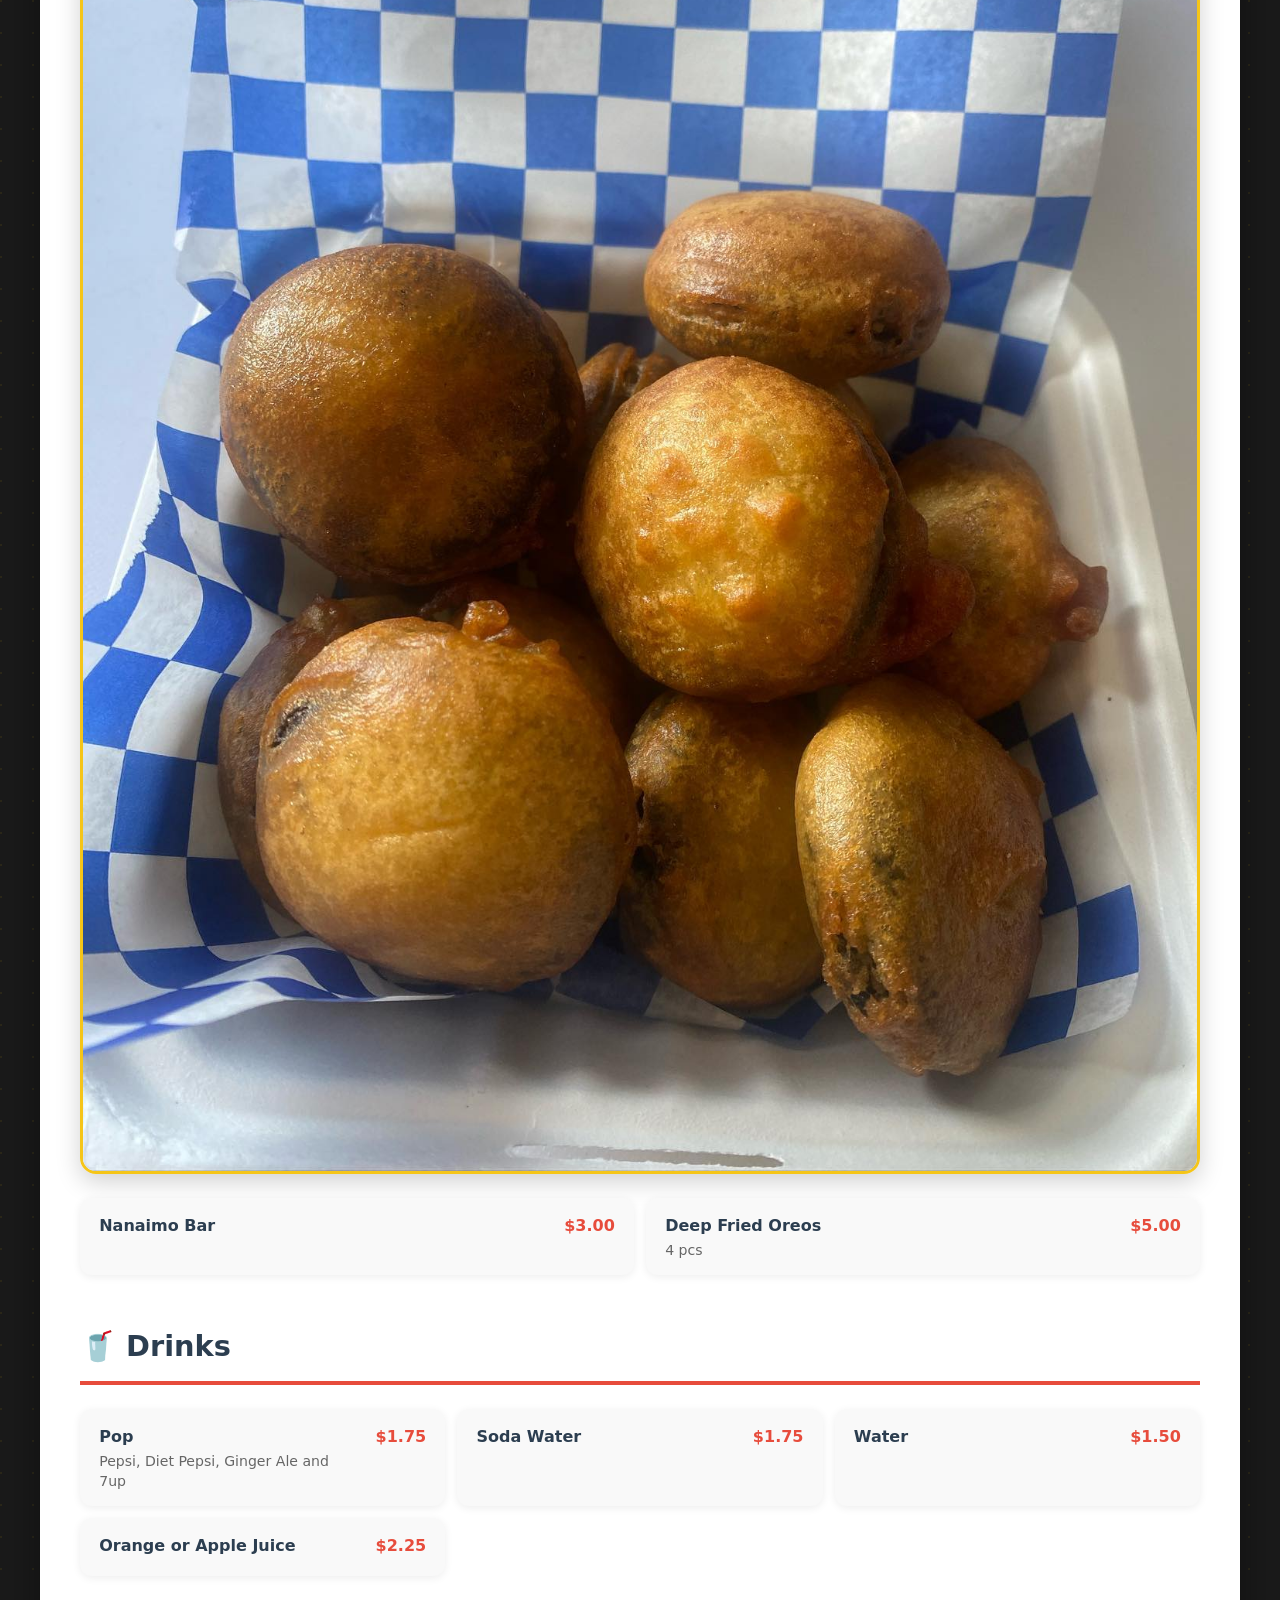
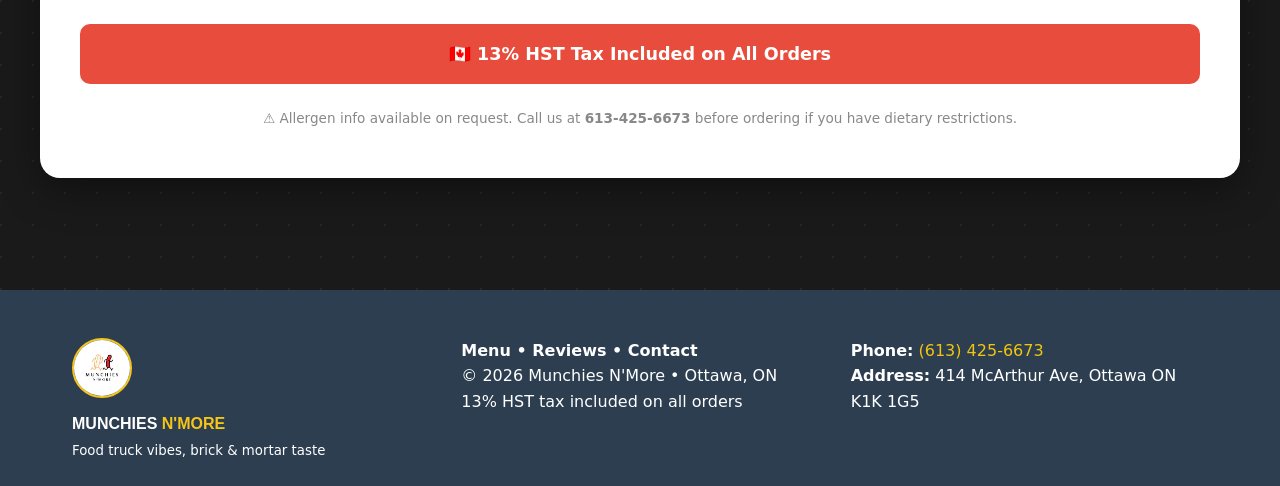
<file: menu.html>
<!DOCTYPE html>
<html lang="en">
<head>
  <meta charset="UTF-8" />
  <meta name="viewport" content="width=device-width, initial-scale=1.0" />
  <title>Menu | Munchies N'More Ottawa</title>
  <link rel="stylesheet" href="style.css" />
  <link rel="icon" href="logo.svg">
  <style>
    .filter-bar { display: flex; flex-wrap: wrap; gap: 0.6rem; justify-content: center; margin-bottom: 2.5rem; }
    .filter-btn { font-size: 1rem; padding: 0.45rem 1.25rem; border: 3px solid var(--dark); border-radius: 999px; background: white; color: var(--dark); cursor: pointer; box-shadow: 3px 3px 0 rgba(0,0,0,0.12); transition: background 0.18s, color 0.18s, transform 0.15s; }
    .filter-btn:hover { transform: translateY(-2px); }
    .filter-btn.active { background: var(--primary); color: white; border-color: var(--primary); }
    .menu-hero { background: var(--dark); color: white; padding: 3.5rem 1.5rem 3rem; text-align: center; border-bottom: 4px solid var(--accent); position: relative; overflow: hidden; }
    .menu-hero::before { content: ''; position: absolute; inset: 0; background: repeating-linear-gradient(45deg, transparent, transparent 20px, rgba(241,196,15,0.06) 20px, rgba(241,196,15,0.06) 40px); }
    .menu-hero h1 { font-size: clamp(2.2rem,6vw,3.8rem); color: var(--accent); text-shadow: 3px 3px 0 var(--primary); position: relative; margin-bottom: 0.5rem; }
    .menu-hero p { position: relative; opacity: 0.85; margin-top: 0.5rem; font-size: 1.1rem; }
    .menu-page { padding: 3rem 0 5rem; }
    .menu-page .container { background: white; border-radius: 20px; padding: 3rem 2.5rem; margin-top: 2rem; margin-bottom: 2rem; box-shadow: 0 12px 40px rgba(0,0,0,0.4); }
    .menu-category { margin-bottom: 3rem; }
    .menu-cat-title { font-size: 1.8rem; font-weight: 800; border-bottom: 4px solid var(--primary); padding-bottom: 12px; margin-bottom: 1.5rem; color: var(--dark); }
    .menu-section-img { width: 100%; height: auto; display: block; border-radius: 16px; margin-bottom: 1.5rem; box-shadow: 0 8px 24px rgba(0,0,0,0.18); border: 3px solid #f5c518; }
    .menu-grid { display: grid; grid-template-columns: repeat(auto-fit, minmax(300px, 1fr)); gap: 0.75rem; }
    .menu-item { background: #f9f9f9; padding: 0.9rem 1.2rem; border-radius: 12px; display: flex; justify-content: space-between; align-items: flex-start; box-shadow: 0 2px 8px rgba(0,0,0,0.07); gap: 1rem; }
    .menu-item-info h4 { font-size: 1rem; font-weight: 700; margin-bottom: 3px; }
    .menu-item-info p { font-size: 0.88rem; color: #666; line-height: 1.4; }
    .menu-item-price { font-weight: 800; color: var(--primary); font-size: 1rem; white-space: nowrap; text-align: right; min-width: 80px; }
    .menu-item-price .combo-price { display: block; font-size: 0.78rem; color: #888; font-weight: 600; }
    .menu-item-price .combo-label { display: block; font-size: 0.7rem; color: #aaa; font-weight: 500; }
    .size-grid { display: grid; grid-template-columns: repeat(auto-fit, minmax(280px, 1fr)); gap: 0.75rem; }
    .size-item { background: #f9f9f9; padding: 0.9rem 1.2rem; border-radius: 12px; box-shadow: 0 2px 8px rgba(0,0,0,0.07); }
    .size-item h4 { font-size: 1rem; font-weight: 700; margin-bottom: 3px; }
    .size-item p { font-size: 0.88rem; color: #666; margin-bottom: 0.5rem; }
    .size-prices { display: flex; gap: 1.5rem; font-weight: 700; font-size: 0.9rem; }
    .size-prices span { display: flex; flex-direction: column; align-items: center; }
    .size-prices .label { font-size: 0.7rem; color: #999; font-weight: 500; }
    .size-prices .val { color: var(--primary); font-size: 1rem; }
    .extras-note { background: #fff8e1; border: 2px dashed var(--accent); border-radius: 10px; padding: 0.75rem 1.25rem; font-size: 0.9rem; margin-top: 1rem; color: #555; }
    .extras-note strong { color: var(--dark); }
    .combo-note { background: #fff3f3; border: 2px dashed var(--primary); border-radius: 10px; padding: 0.75rem 1.25rem; font-size: 0.88rem; margin-top: 1rem; color: #555; }
    .badge-veg { background: #2ecc71; color: white; font-size: 0.68rem; padding: 2px 6px; border-radius: 4px; font-weight: 700; vertical-align: middle; }
    #scrollTop { position: fixed; bottom: 2rem; right: 2rem; background: var(--primary); color: white; border: none; border-radius: 50%; width: 48px; height: 48px; font-size: 1.4rem; cursor: pointer; display: none; box-shadow: 0 4px 12px rgba(0,0,0,0.3); z-index: 999; }
    #scrollTop.visible { display: block; }
    .tax-note { text-align: center; background: var(--primary); color: white; font-weight: 800; font-size: 1.1rem; padding: 1rem; border-radius: 10px; margin-top: 2rem; }
    @media (max-width: 600px) { .menu-page .container { padding: 1.5rem 1rem; } }
  </style>
</head>
<body>

 <nav class="navbar">
        <div class="nav-container">
            <div class="logo">
                <a href="index.html" style="text-decoration:none; display:flex; align-items:center; gap:0.6rem;">
                <img src="munchiesnmorepictures/Munchiesnmorelogo.jpg" alt="Munchies N'More Logo" style="height:52px; width:52px; border-radius:50%; object-fit:cover; border:2px solid #f5c518; box-shadow:0 2px 8px rgba(0,0,0,0.3);">
                <span style="font-family: Arial Black, Arial, sans-serif; font-weight:900; font-size:1.3rem; color:white; line-height:1.1;">MUNCHIES<br><span style="color:#f5c518; font-size:0.85rem; letter-spacing:2px;">N'MORE</span></span>
            </a>
            </div>
            <ul class="nav-links">
                <li><a href="index.html" class="active">Home</a></li>
                <li><a href="menu.html">Menu</a></li>
                <li><a href="reviews.html">Reviews</a></li>
                <li><a href="contact.html">Contact</a></li>
            </ul>
            <button class="hamburger" aria-label="Toggle menu">☰</button>
        </div>
    </nav>

<main class="menu-page">
  <div class="menu-hero">
    <h1>MUNCHIES N'MORE</h1>
    <p>📍 414 McArthur Ave &nbsp;|&nbsp; 📞 613-425-6673 &nbsp;|&nbsp; Mon–Sat 11am–7pm</p>
  </div>

  <div class="container">
    <div class="filter-bar">
      <button class="filter-btn active" data-cat="all">🍽️ All</button>
      <button class="filter-btn" data-cat="burgers">🍔 Burgers</button>
      <button class="filter-btn" data-cat="poutine">🧀 Poutine</button>
      <button class="filter-btn" data-cat="fries">🍟 Hand Cut</button>
      <button class="filter-btn" data-cat="hotdogs">🌭 Hot Dogs</button>
      <button class="filter-btn" data-cat="nmore">⭐ N'More</button>
      <button class="filter-btn" data-cat="kids">👶 Kids</button>
      <button class="filter-btn" data-cat="dessert">🍩 Desserts</button>
      <button class="filter-btn" data-cat="drinks">🥤 Drinks</button>
    </div>

    <!-- BURGERS -->
    <div class="menu-category" data-cat="burgers">
      <div class="menu-cat-title">🍔 Burgers</div>
      <img class="menu-section-img" src="munchiesnmorepictures/Hamburger.jpg" alt="Burgers">
      <div class="menu-grid">
        <div class="menu-item"><div class="menu-item-info"><h4>The Classic Burger</h4><p>¼ lb burger, lettuce, tomato, onion</p></div><div class="menu-item-price">$8.50<span class="combo-label">COMBO</span><span class="combo-price">$13.50</span></div></div>
        <div class="menu-item"><div class="menu-item-info"><h4>Cheese Burger</h4><p>¼ lb burger, lettuce, tomato, onion, and cheese</p></div><div class="menu-item-price">$9.50<span class="combo-label">COMBO</span><span class="combo-price">$14.50</span></div></div>
        <div class="menu-item"><div class="menu-item-info"><h4>Bacon Cheese Burger</h4><p>¼ lb burger, lettuce, tomato, onion, bacon and cheese</p></div><div class="menu-item-price">$10.50<span class="combo-label">COMBO</span><span class="combo-price">$15.50</span></div></div>
        <div class="menu-item"><div class="menu-item-info"><h4>Munchie's Burger</h4><p>Double ¼ burger, lettuce, tomato, cheese, sautéed onions and Munchie's sauce</p></div><div class="menu-item-price">$12.50<span class="combo-label">COMBO</span><span class="combo-price">$17.50</span></div></div>
        <div class="menu-item"><div class="menu-item-info"><h4>Outrageous Burger</h4><p>¼ lb burger, egg, bacon, cheese, sautéed onion and spicy mayo</p></div><div class="menu-item-price">$12.50<span class="combo-label">COMBO</span><span class="combo-price">$17.50</span></div></div>
        <div class="menu-item"><div class="menu-item-info"><h4>BLT Sandwich</h4><p>Bacon, lettuce, tomato and mayo</p></div><div class="menu-item-price">$9.75<span class="combo-label">COMBO</span><span class="combo-price">$14.75</span></div></div>
        <div class="menu-item"><div class="menu-item-info"><h4>Ve-Gone Burger <span class="badge-veg">VEG</span></h4><p>Beyond Meat, lettuce, tomato, onion and pickles</p></div><div class="menu-item-price">$10.50<span class="combo-label">COMBO</span><span class="combo-price">$15.50</span></div></div>
        <div class="menu-item"><div class="menu-item-info"><h4>Chicken Fingers</h4><p>With plum, BBQ or spicy mayo sauce</p></div><div class="menu-item-price"><span class="combo-label">4 Pcs</span>$13.50<span class="combo-label">COMBO</span><span class="combo-price">$18.50</span></div></div>
        <div class="menu-item"><div class="menu-item-info"><h4>Crispy Chicken Burger</h4><p>Breaded chicken breast, lettuce, tomato and mayo</p></div><div class="menu-item-price">$10.50<span class="combo-label">COMBO</span><span class="combo-price">$15.50</span></div></div>
        <div class="menu-item"><div class="menu-item-info"><h4>MTL Smoked Meat</h4><p>MTL smoked meat on Rye bread, mustard and a pickle</p></div><div class="menu-item-price">$12.00<span class="combo-label">COMBO</span><span class="combo-price">$17.00</span></div></div>
        <div class="menu-item"><div class="menu-item-info"><h4>Fish N Chips</h4><p>Codfish with tartar sauce</p></div><div class="menu-item-price"><span class="combo-label">2 Pcs</span>$17.50<span class="combo-label">3 Pcs</span><span class="combo-price">$20.00</span></div></div>
        <div class="menu-item"><div class="menu-item-info"><h4>Buffalo Chicken Wrap</h4><p>Chicken tenders tossed in hot sauce, lettuce, tomato, cheese and Munchie's sauce</p></div><div class="menu-item-price">$11.75<span class="combo-label">COMBO</span><span class="combo-price">$16.75</span></div></div>
        <div class="menu-item"><div class="menu-item-info"><h4>Munchies Club Wrap</h4><p>Chicken tender, bacon, lettuce, tomato, Munchies sauce</p></div><div class="menu-item-price">$12.75<span class="combo-label">COMBO</span><span class="combo-price">$17.75</span></div></div>
      </div>
      <div class="combo-note">🍟 <strong>Combos include a small fry</strong> • Upgrade to a poutine for $2.50 • Add sautéed onions $1.50 • Add Cheese $1.50</div>
    </div>

    <!-- POUTINE -->
    <div class="menu-category" data-cat="poutine">
      <div class="menu-cat-title">🧀 Poutine</div>
      <img class="menu-section-img" src="munchiesnmorepictures/Poutine.jpg" alt="Poutine">
      <div class="size-grid">
        <div class="size-item"><h4>Classic</h4><p>St-Albert cheese curds</p><div class="size-prices"><span><span class="label">SMALL</span><span class="val">$7.50</span></span><span><span class="label">MEDIUM</span><span class="val">$9.00</span></span><span><span class="label">LARGE</span><span class="val">$11.00</span></span></div></div>
        <div class="size-item"><h4>Smoked Meat</h4><p>St-Albert cheese curds and MTL smoked meat</p><div class="size-prices"><span><span class="label">MEDIUM</span><span class="val">$14.75</span></span><span><span class="label">LARGE</span><span class="val">$17.75</span></span></div></div>
        <div class="size-item"><h4>Hot Dog</h4><p>St-Albert cheese curds and hot dog</p><div class="size-prices"><span><span class="label">MEDIUM</span><span class="val">$14.75</span></span><span><span class="label">LARGE</span><span class="val">$17.75</span></span></div></div>
        <div class="size-item"><h4>Cheese Burger</h4><p>St-Albert cheese curds, burger and sautéed onions</p><div class="size-prices"><span><span class="label">MEDIUM</span><span class="val">$15.75</span></span><span><span class="label">LARGE</span><span class="val">$18.75</span></span></div></div>
        <div class="size-item"><h4>The Big Club</h4><p>St-Albert cheese curds, chicken tenders, bacon and gravy</p><div class="size-prices"><span><span class="label">MEDIUM</span><span class="val">$15.75</span></span><span><span class="label">LARGE</span><span class="val">$18.75</span></span></div></div>
        <div class="size-item"><h4>Baconizer</h4><p>St-Albert cheese curds, bacon, sautéed onion</p><div class="size-prices"><span><span class="label">MEDIUM</span><span class="val">$14.75</span></span><span><span class="label">LARGE</span><span class="val">$17.75</span></span></div></div>
        <div class="size-item"><h4>Curly Fries Poutine</h4><p>St-Albert cheese curds and gravy</p><div class="size-prices"><span><span class="label">MEDIUM</span><span class="val">$12.50</span></span><span><span class="label">LARGE</span><span class="val">$16.75</span></span></div></div>
      </div>
      <div class="extras-note">➕ <strong>Extras:</strong> Extra Cheese $3 &nbsp;|&nbsp; Extra Meat $4 &nbsp;|&nbsp; Extra Gravy $2 &nbsp;|&nbsp; Sautéed Onions $1.50</div>
    </div>

    <!-- HAND CUT FRIES -->
    <div class="menu-category" data-cat="fries">
      <div class="menu-cat-title">🍟 Hand Cut</div>
      <img class="menu-section-img" src="munchiesnmorepictures/Fries.jpg" alt="Hand Cut Fries">
      <div class="size-grid">
        <div class="size-item"><h4>Fries</h4><div class="size-prices"><span><span class="label">SMALL</span><span class="val">$5.50</span></span><span><span class="label">MEDIUM</span><span class="val">$6.50</span></span><span><span class="label">LARGE</span><span class="val">$8.00</span></span></div></div>
        <div class="size-item"><h4>Holland Fries</h4><p>With a blob of mayo</p><div class="size-prices"><span><span class="label">MEDIUM</span><span class="val">$8.00</span></span><span><span class="label">LARGE</span><span class="val">$10.00</span></span></div></div>
        <div class="size-item"><h4>Garlic Fries</h4><p>Tossed in homemade garlic butter</p><div class="size-prices"><span><span class="label">MEDIUM</span><span class="val">$8.00</span></span><span><span class="label">LARGE</span><span class="val">$10.00</span></span></div></div>
        <div class="size-item"><h4>Curly Fries</h4><div class="size-prices"><span><span class="label">MEDIUM</span><span class="val">$8.00</span></span><span><span class="label">LARGE</span><span class="val">$10.00</span></span></div></div>
      </div>
    </div>

    <!-- HOT DOGS -->
    <div class="menu-category" data-cat="hotdogs">
      <div class="menu-cat-title">🌭 Hot Dogs</div>
      <img class="menu-section-img" src="munchiesnmorepictures/Hotdogs.jpg" alt="Hot Dogs">
      <div class="menu-grid">
        <div class="menu-item"><div class="menu-item-info"><h4>Jumbo Dog</h4></div><div class="menu-item-price">$5.00</div></div>
        <div class="menu-item"><div class="menu-item-info"><h4>Hot Dog</h4></div><div class="menu-item-price">$4.00</div></div>
        <div class="menu-item"><div class="menu-item-info"><h4>Whistle Dog</h4><p>With cheese and bacon</p></div><div class="menu-item-price">$7.50</div></div>
        <div class="menu-item"><div class="menu-item-info"><h4>Curd Dog</h4><p>With St-Albert cheese and honey mustard</p></div><div class="menu-item-price">$6.50</div></div>
        <div class="menu-item"><div class="menu-item-info"><h4>Not a Corndog</h4></div><div class="menu-item-price">$5.50</div></div>
        <div class="menu-item"><div class="menu-item-info"><h4>Pogo</h4></div><div class="menu-item-price">$4.00</div></div>
        <div class="menu-item"><div class="menu-item-info"><h4>Sausage</h4></div><div class="menu-item-price">$8.50</div></div>
      </div>
    </div>

    <!-- N'MORE -->
    <div class="menu-category" data-cat="nmore">
      <div class="menu-cat-title">⭐ N'More</div>
      <img class="menu-section-img" src="munchiesnmorepictures/friedpickles.jpg" alt="N'More">
      <div class="menu-grid">
        <div class="menu-item"><div class="menu-item-info"><h4>Zucchini Sticks</h4><p>12 pcs</p></div><div class="menu-item-price">$12.50</div></div>
        <div class="menu-item"><div class="menu-item-info"><h4>Deep Fried Pickles</h4><p>6 pcs</p></div><div class="menu-item-price">$12.50</div></div>
        <div class="menu-item"><div class="menu-item-info"><h4>Jalapeño Poppers</h4><p>6 pcs</p></div><div class="menu-item-price">$12.50</div></div>
        <div class="menu-item"><div class="menu-item-info"><h4>Cheese Sticks</h4><p>10 pcs</p></div><div class="menu-item-price">$12.50</div></div>
        <div class="menu-item"><div class="menu-item-info"><h4>Onion Rings</h4></div><div class="menu-item-price"><span class="combo-label">Small</span>$7.50<span class="combo-label">Large</span><span class="combo-price">$10.00</span></div></div>
      </div>
    </div>

    <!-- KIDS -->
    <div class="menu-category" data-cat="kids">
      <div class="menu-cat-title">👶 Kids Menu</div>
      <img class="menu-section-img" src="munchiesnmorepictures/kidsmeal.jpg" alt="Kids Menu">
      <div class="menu-grid">
        <div class="menu-item"><div class="menu-item-info"><h4>Hot Dog Platter</h4></div><div class="menu-item-price">$8.50</div></div>
        <div class="menu-item"><div class="menu-item-info"><h4>Chicken Fingers Platter</h4><p>2 pcs</p></div><div class="menu-item-price">$9.50</div></div>
      </div>
    </div>

    <!-- DESSERTS -->
    <div class="menu-category" data-cat="dessert">
      <div class="menu-cat-title">🍩 Desserts</div>
      <img class="menu-section-img" src="munchiesnmorepictures/friedoreos.jpg" alt="Desserts">
      <div class="menu-grid">
        <div class="menu-item"><div class="menu-item-info"><h4>Nanaimo Bar</h4></div><div class="menu-item-price">$3.00</div></div>
        <div class="menu-item"><div class="menu-item-info"><h4>Deep Fried Oreos</h4><p>4 pcs</p></div><div class="menu-item-price">$5.00</div></div>
      </div>
    </div>

    <!-- DRINKS -->
    <div class="menu-category" data-cat="drinks">
      <div class="menu-cat-title">🥤 Drinks</div>
      <div class="menu-grid">
        <div class="menu-item"><div class="menu-item-info"><h4>Pop</h4><p>Pepsi, Diet Pepsi, Ginger Ale and 7up</p></div><div class="menu-item-price">$1.75</div></div>
        <div class="menu-item"><div class="menu-item-info"><h4>Soda Water</h4></div><div class="menu-item-price">$1.75</div></div>
        <div class="menu-item"><div class="menu-item-info"><h4>Water</h4></div><div class="menu-item-price">$1.50</div></div>
        <div class="menu-item"><div class="menu-item-info"><h4>Orange or Apple Juice</h4></div><div class="menu-item-price">$2.25</div></div>
      </div>
    </div>

    <div class="tax-note">🇨🇦 13% HST Tax Included on All Orders</div>
    <p style="text-align:center; font-size: 0.85rem; color: #888; margin-top: 1.5rem;">⚠️ Allergen info available on request. Call us at <strong>613-425-6673</strong> before ordering if you have dietary restrictions.</p>
  </div>
</main>

 <footer>
        <div class="container">
            <div class="footer-grid">
                <div class="footer-logo">
                    <img src="munchiesnmorepictures/Munchiesnmorelogo.jpg" alt="Munchies N'More Logo" style="height:60px; width:60px; border-radius:50%; object-fit:cover; border:2px solid #f5c518; margin-bottom:6px;">
                    <span style="font-family: Arial Black, Arial, sans-serif; font-weight:900; font-size:1rem; color:white; display:block;">MUNCHIES <span style="color:#f5c518;">N'MORE</span></span>
                    <p><small>Food truck vibes, brick &amp; mortar taste</small></p>
                </div>
                <div>
                    <strong>Menu • Reviews • Contact</strong>
                    <p>© 2026 Munchies N'More • Ottawa, ON</p>
                    <p>13% HST tax included on all orders</p>
                </div>
                <div>
                    <p><strong>Phone:</strong> <a href="tel:6134256673">(613) 425-6673</a></p>
                    <p><strong>Address:</strong> 414 McArthur Ave, Ottawa ON K1K 1G5</p>
                </div>
            </div>
        </div>
    </footer>

<button id="scrollTop" aria-label="Back to top">↑</button>

<script>
  document.querySelector('.hamburger').addEventListener('click', () => {
    document.querySelector('.nav-links').classList.toggle('show');
  });
  document.querySelectorAll('.filter-btn').forEach(btn => {
    btn.addEventListener('click', () => {
      document.querySelectorAll('.filter-btn').forEach(b => b.classList.remove('active'));
      btn.classList.add('active');
      const cat = btn.dataset.cat;
      document.querySelectorAll('.menu-category').forEach(section => {
        section.style.display = (cat === 'all' || section.dataset.cat === cat) ? '' : 'none';
      });
    });
  });
  const scrollBtn = document.getElementById('scrollTop');
  window.addEventListener('scroll', () => { scrollBtn.classList.toggle('visible', window.scrollY > 400); });
  scrollBtn.addEventListener('click', () => window.scrollTo({ top: 0, behavior: 'smooth' }));
</script>
</body>
</html>
</file>
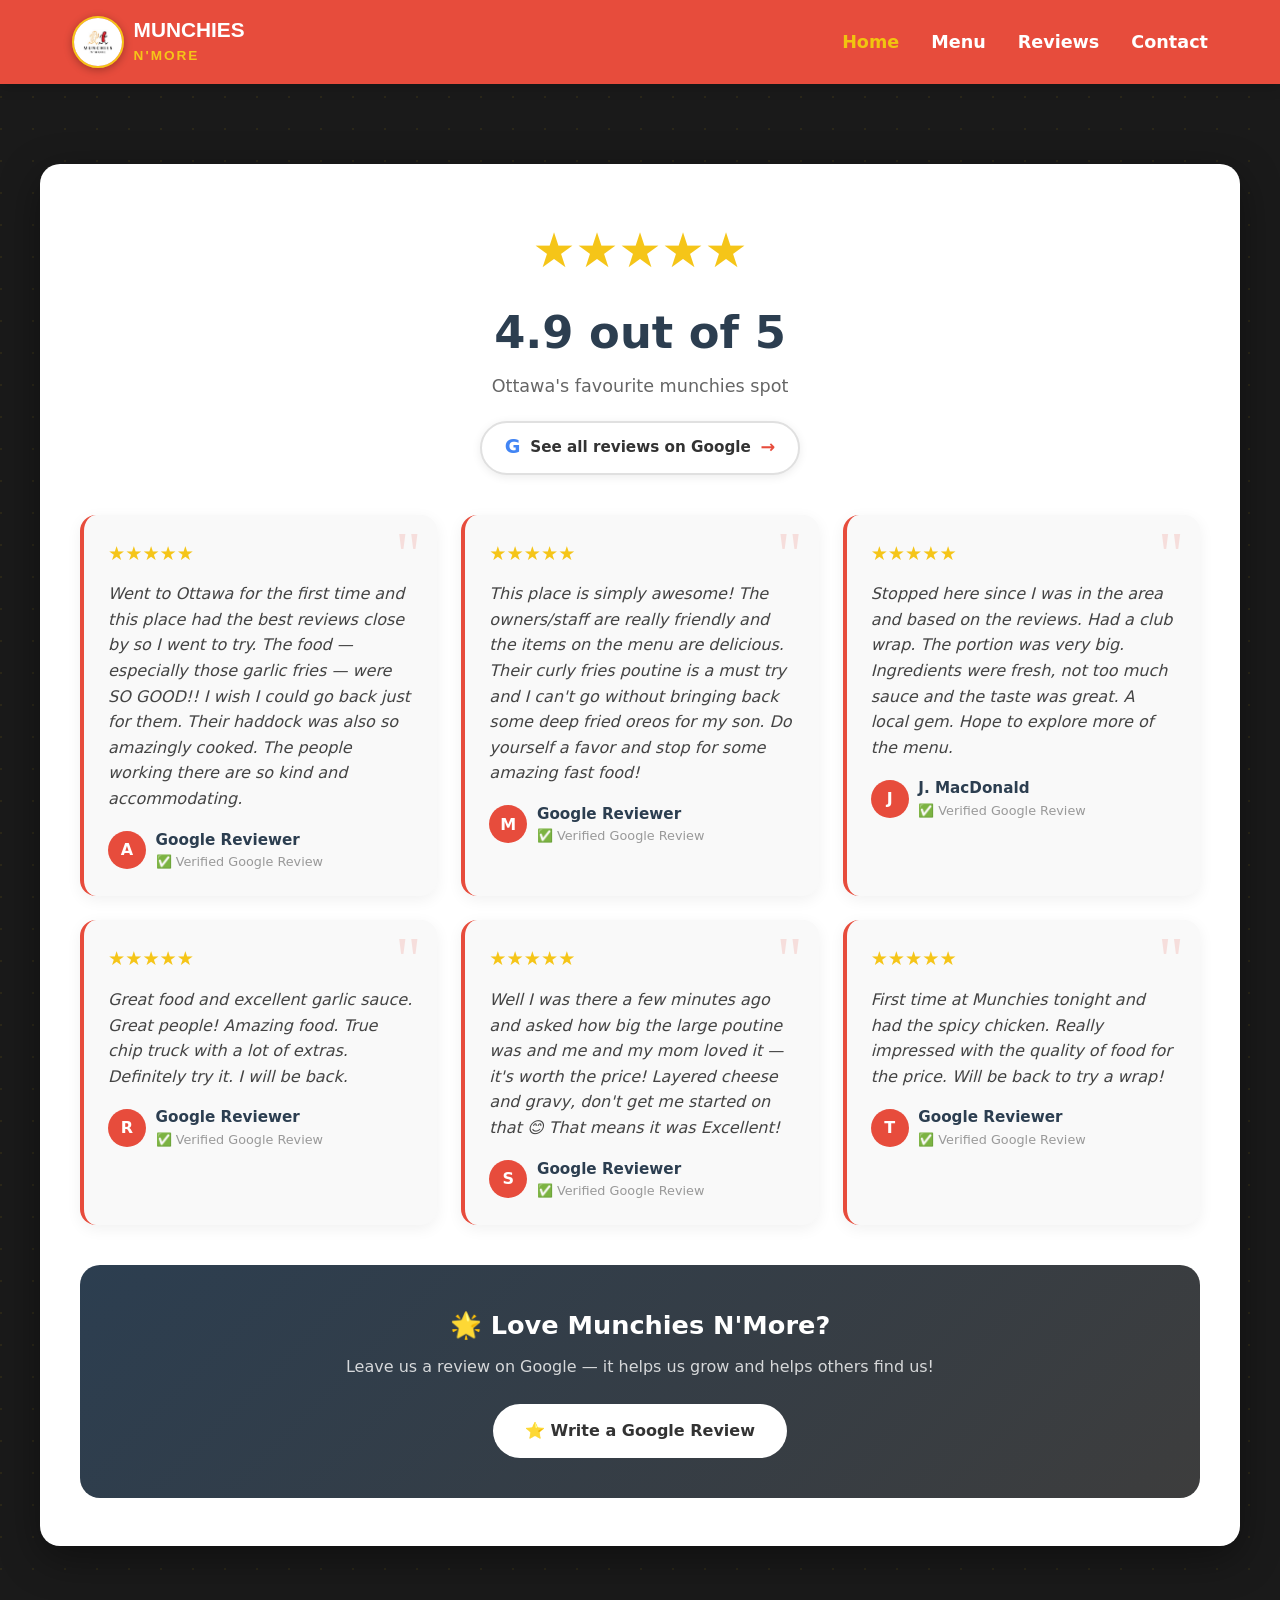
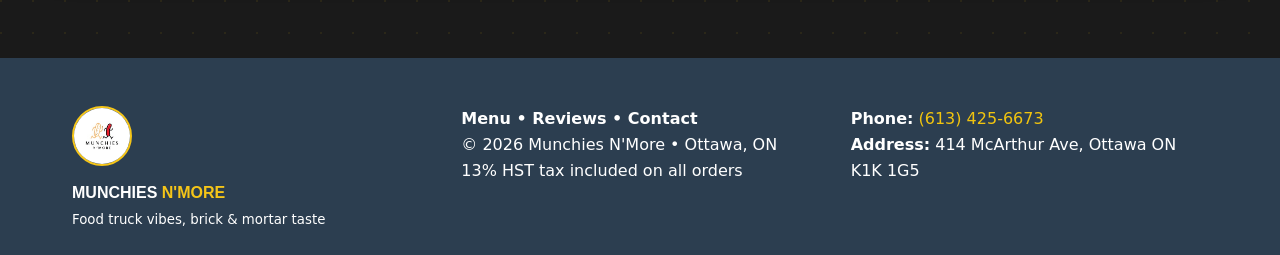
<file: reviews.html>
<!DOCTYPE html>
<html lang="en">
<head>
    <meta charset="UTF-8">
    <meta name="viewport" content="width=device-width, initial-scale=1.0">
    <title>Reviews | Munchies N'More</title>
    <link rel="stylesheet" href="style.css">
    <link rel="icon" href="logo.svg">
    <style>
        .rating-hero { text-align: center; margin-bottom: 2.5rem; }
        .rating-hero .stars-big { font-size: 3rem; color: #f5c518; margin-bottom: 0.5rem; }
        .rating-hero h1 { font-size: 2.8rem; color: var(--dark); margin-bottom: 0.25rem; }
        .rating-hero .subtitle { color: #666; font-size: 1.1rem; }
        .google-badge { display: inline-flex; align-items: center; gap: 0.6rem; background: white; border: 2px solid #e0e0e0; border-radius: 999px; padding: 0.6rem 1.4rem; margin: 1.25rem auto 0; box-shadow: 0 2px 10px rgba(0,0,0,0.08); text-decoration: none; transition: box-shadow 0.2s; }
        .google-badge:hover { box-shadow: 0 4px 16px rgba(0,0,0,0.15); }
        .google-badge .g-logo { font-size: 1.2rem; font-weight: 900; }
        .google-badge .g-text { font-size: 0.95rem; color: #333; font-weight: 600; }
        .google-badge .g-count { font-size: 1.1rem; font-weight: 800; color: var(--primary); }
        .review-grid { display: grid; grid-template-columns: repeat(auto-fit, minmax(300px, 1fr)); gap: 1.5rem; margin-bottom: 2.5rem; }
        .review-card { background: #f9f9f9; border-radius: 16px; padding: 1.5rem; border-left: 4px solid var(--primary); box-shadow: 0 4px 15px rgba(0,0,0,0.06); position: relative; }
        .review-card .quote-mark { font-size: 4rem; color: var(--primary); opacity: 0.15; position: absolute; top: 0.5rem; right: 1rem; line-height: 1; font-family: Georgia, serif; }
        .review-card .stars { color: #f5c518; font-size: 1.2rem; margin-bottom: 0.75rem; }
        .review-card .review-text { font-size: 1rem; font-style: italic; color: #444; margin-bottom: 1rem; line-height: 1.6; }
        .review-card .reviewer { display: flex; align-items: center; gap: 0.6rem; }
        .reviewer-avatar { width: 38px; height: 38px; border-radius: 50%; background: var(--primary); color: white; font-weight: 800; font-size: 1rem; display: flex; align-items: center; justify-content: center; flex-shrink: 0; }
        .reviewer-name { font-weight: 700; color: var(--dark); font-size: 0.95rem; }
        .reviewer-date { font-size: 0.8rem; color: #999; }
        .reviews-cta { text-align: center; background: linear-gradient(135deg, var(--dark), #3d3d3d); border-radius: 20px; padding: 2.5rem; color: white; }
        .reviews-cta h3 { font-size: 1.6rem; margin-bottom: 0.5rem; }
        .reviews-cta p { opacity: 0.8; margin-bottom: 1.5rem; }
        .reviews-cta .btn-google { display: inline-flex; align-items: center; gap: 0.5rem; background: white; color: #333; padding: 0.9rem 2rem; border-radius: 999px; font-weight: 800; font-size: 1rem; text-decoration: none; transition: transform 0.2s; }
        .reviews-cta .btn-google:hover { transform: translateY(-3px); }
        @media (max-width: 480px) {
            .rating-hero h1 { font-size: 2rem; }
            .rating-hero .stars-big { font-size: 2.2rem; }
            .review-grid { grid-template-columns: 1fr; }
        }
    </style>
</head>
<body>
 <nav class="navbar">
        <div class="nav-container">
            <div class="logo">
                <a href="index.html" style="text-decoration:none; display:flex; align-items:center; gap:0.6rem;">
                <img src="munchiesnmorepictures/Munchiesnmorelogo.jpg" alt="Munchies N'More Logo" style="height:52px; width:52px; border-radius:50%; object-fit:cover; border:2px solid #f5c518; box-shadow:0 2px 8px rgba(0,0,0,0.3);">
                <span style="font-family: Arial Black, Arial, sans-serif; font-weight:900; font-size:1.3rem; color:white; line-height:1.1;">MUNCHIES<br><span style="color:#f5c518; font-size:0.85rem; letter-spacing:2px;">N'MORE</span></span>
            </a>
            </div>
            <ul class="nav-links">
                <li><a href="index.html" class="active">Home</a></li>
                <li><a href="menu.html">Menu</a></li>
                <li><a href="reviews.html">Reviews</a></li>
                <li><a href="contact.html">Contact</a></li>
            </ul>
            <button class="hamburger" aria-label="Toggle menu">☰</button>
        </div>
    </nav>

    <main class="reviews-page">
        <div class="container">

            <div class="rating-hero">
                <div class="stars-big">★★★★★</div>
                <h1>4.9 out of 5</h1>
                <p class="subtitle">Ottawa's favourite munchies spot</p>
                <a class="google-badge" href="https://www.google.com/search?q=Munchies+N%27More+414+McArthur+Ottawa" target="_blank">
                    <span class="g-logo" style="color:#4285F4;">G</span>
                    <span class="g-text">See all reviews on Google</span>
                    <span class="g-count">→</span>
                </a>
            </div>

            <div class="review-grid">

                <div class="review-card">
                    <div class="quote-mark">"</div>
                    <div class="stars">★★★★★</div>
                    <p class="review-text">Went to Ottawa for the first time and this place had the best reviews close by so I went to try. The food — especially those garlic fries — were SO GOOD!! I wish I could go back just for them. Their haddock was also so amazingly cooked. The people working there are so kind and accommodating.</p>
                    <div class="reviewer">
                        <div class="reviewer-avatar">A</div>
                        <div>
                            <div class="reviewer-name">Google Reviewer</div>
                            <div class="reviewer-date">✅ Verified Google Review</div>
                        </div>
                    </div>
                </div>

                <div class="review-card">
                    <div class="quote-mark">"</div>
                    <div class="stars">★★★★★</div>
                    <p class="review-text">This place is simply awesome! The owners/staff are really friendly and the items on the menu are delicious. Their curly fries poutine is a must try and I can't go without bringing back some deep fried oreos for my son. Do yourself a favor and stop for some amazing fast food!</p>
                    <div class="reviewer">
                        <div class="reviewer-avatar">M</div>
                        <div>
                            <div class="reviewer-name">Google Reviewer</div>
                            <div class="reviewer-date">✅ Verified Google Review</div>
                        </div>
                    </div>
                </div>

                <div class="review-card">
                    <div class="quote-mark">"</div>
                    <div class="stars">★★★★★</div>
                    <p class="review-text">Stopped here since I was in the area and based on the reviews. Had a club wrap. The portion was very big. Ingredients were fresh, not too much sauce and the taste was great. A local gem. Hope to explore more of the menu.</p>
                    <div class="reviewer">
                        <div class="reviewer-avatar">J</div>
                        <div>
                            <div class="reviewer-name">J. MacDonald</div>
                            <div class="reviewer-date">✅ Verified Google Review</div>
                        </div>
                    </div>
                </div>

                <div class="review-card">
                    <div class="quote-mark">"</div>
                    <div class="stars">★★★★★</div>
                    <p class="review-text">Great food and excellent garlic sauce. Great people! Amazing food. True chip truck with a lot of extras. Definitely try it. I will be back.</p>
                    <div class="reviewer">
                        <div class="reviewer-avatar">R</div>
                        <div>
                            <div class="reviewer-name">Google Reviewer</div>
                            <div class="reviewer-date">✅ Verified Google Review</div>
                        </div>
                    </div>
                </div>

                <div class="review-card">
                    <div class="quote-mark">"</div>
                    <div class="stars">★★★★★</div>
                    <p class="review-text">Well I was there a few minutes ago and asked how big the large poutine was and me and my mom loved it — it's worth the price! Layered cheese and gravy, don't get me started on that 😊 That means it was Excellent!</p>
                    <div class="reviewer">
                        <div class="reviewer-avatar">S</div>
                        <div>
                            <div class="reviewer-name">Google Reviewer</div>
                            <div class="reviewer-date">✅ Verified Google Review</div>
                        </div>
                    </div>
                </div>

                <div class="review-card">
                    <div class="quote-mark">"</div>
                    <div class="stars">★★★★★</div>
                    <p class="review-text">First time at Munchies tonight and had the spicy chicken. Really impressed with the quality of food for the price. Will be back to try a wrap!</p>
                    <div class="reviewer">
                        <div class="reviewer-avatar">T</div>
                        <div>
                            <div class="reviewer-name">Google Reviewer</div>
                            <div class="reviewer-date">✅ Verified Google Review</div>
                        </div>
                    </div>
                </div>

            </div>

            <div class="reviews-cta">
                <h3>🌟 Love Munchies N'More?</h3>
                <p>Leave us a review on Google — it helps us grow and helps others find us!</p>
                <a class="btn-google" href="https://www.google.com/search?q=Munchies+N%27More+Ottawa+reviews" target="_blank">
                    ⭐ Write a Google Review
                </a>
            </div>

        </div>
    </main>

     <footer>
        <div class="container">
            <div class="footer-grid">
                <div class="footer-logo">
                    <img src="munchiesnmorepictures/Munchiesnmorelogo.jpg" alt="Munchies N'More Logo" style="height:60px; width:60px; border-radius:50%; object-fit:cover; border:2px solid #f5c518; margin-bottom:6px;">
                    <span style="font-family: Arial Black, Arial, sans-serif; font-weight:900; font-size:1rem; color:white; display:block;">MUNCHIES <span style="color:#f5c518;">N'MORE</span></span>
                    <p><small>Food truck vibes, brick &amp; mortar taste</small></p>
                </div>
                <div>
                    <strong>Menu • Reviews • Contact</strong>
                    <p>© 2026 Munchies N'More • Ottawa, ON</p>
                    <p>13% HST tax included on all orders</p>
                </div>
                <div>
                    <p><strong>Phone:</strong> <a href="tel:6134256673">(613) 425-6673</a></p>
                    <p><strong>Address:</strong> 414 McArthur Ave, Ottawa ON K1K 1G5</p>
                </div>
            </div>
        </div>
    </footer>

    <script>
        document.querySelector('.hamburger').addEventListener('click', () => {
            document.querySelector('.nav-links').classList.toggle('show');
        });
    </script>
</body>
</html>
</file>
<file: style.css>
/* style.css - Food Truck Theme (complete & error-free) */
:root {
    --primary: #e74c3c;
    --accent: #f1c40f;
    --dark: #2c3e50;
    --light: #f9f9f9;
}

* {
    margin: 0;
    padding: 0;
    box-sizing: border-box;
}

body {
    font-family: 'Segoe UI', system-ui, sans-serif;
    line-height: 1.6;
    color: var(--dark);
    /* === GLOBAL BACKGROUND === */
    background-color: #1a1a1a;
    background-image:
        radial-gradient(circle at 1px 1px, rgba(241,196,15,0.08) 1px, transparent 0);
    background-size: 32px 32px;
}

/* NAVBAR */
.navbar {
    background: var(--primary);
    color: white;
    position: sticky;
    top: 0;
    z-index: 100;
    box-shadow: 0 4px 12px rgba(0,0,0,0.15);
}

.nav-container {
    max-width: 1200px;
    margin: 0 auto;
    padding: 1rem 2rem;
    display: flex;
    align-items: center;
    justify-content: space-between;
}

.logo {
    display: flex;
    align-items: center;
}

.logo-img {
    height: 52px;
    width: auto;
    animation: chase 2.5s infinite ease-in-out;
}

.footer-logo-img {
    height: 48px;
    width: auto;
}

.nav-links {
    display: flex;
    list-style: none;
    gap: 2rem;
}

.nav-links a {
    color: white;
    text-decoration: none;
    font-weight: 600;
    font-size: 1.1rem;
    transition: all 0.3s;
}

.nav-links a:hover,
.nav-links a.active {
    color: var(--accent);
    transform: scale(1.05);
}

.hamburger {
    display: none;
    background: none;
    border: none;
    font-size: 2rem;
    color: white;
    cursor: pointer;
}

/* HERO */
.hero {
    background: linear-gradient(rgba(0,0,0,0.55), rgba(0,0,0,0.55)), url('munchiesnmorepictures/foodtruck.jpg') center center/contain no-repeat;
    background-color: #1a1a1a;
    height: 85vh;
    min-height: 600px;
    display: flex;
    align-items: center;
    position: relative;
    overflow: hidden;
}

.hero-overlay {
    max-width: 1200px;
    margin: 0 auto;
    padding: 0 2rem;
    width: 100%;
}

.hero-content {
    max-width: 680px;
}

.badge {
    display: inline-block;
    background: var(--accent);
    color: #222;
    padding: 6px 16px;
    border-radius: 50px;
    font-weight: 700;
    font-size: 1.1rem;
    margin-bottom: 1rem;
}

.hero-title {
    font-size: 4.5rem;
    line-height: 1.1;
    color: white;
    font-weight: 900;
    text-shadow: 3px 3px 0 #000;
}

.hero-subtitle {
    font-size: 2rem;
    color: var(--accent);
    margin: 1rem 0;
    font-weight: 700;
}

.hero-tagline {
    font-size: 1.4rem;
    color: white;
    margin-bottom: 2rem;
}

.hero-buttons {
    display: flex;
    gap: 1rem;
    flex-wrap: wrap;
}

.btn {
    padding: 16px 32px;
    border-radius: 50px;
    text-decoration: none;
    font-weight: 700;
    font-size: 1.2rem;
    display: inline-block;
    transition: all 0.3s;
}

.btn-primary {
    background: var(--accent);
    color: #222;
}

.btn-primary:hover {
    transform: translateY(-4px);
    box-shadow: 0 10px 20px rgba(241, 196, 15, 0.4);
}

.btn-secondary {
    background: transparent;
    color: white;
    border: 3px solid white;
}

.btn-secondary:hover {
    background: white;
    color: var(--primary);
}

.trust-bar {
    margin-top: 3rem;
    display: flex;
    gap: 2rem;
    color: white;
    font-size: 1.1rem;
    flex-wrap: wrap;
}

/* Logo chase animation */
@keyframes chase {
    0%, 100% { transform: translateY(0) rotate(0deg); }
    25%  { transform: translateY(-4px) rotate(3deg); }
    50%  { transform: translateY(2px) rotate(-3deg); }
    75%  { transform: translateY(-3px) rotate(2deg); }
}

/* Sections */
.container {
    max-width: 1200px;
    margin: 0 auto;
    padding: 0 2rem;
}

.section-title {
    text-align: center;
    font-size: 2.8rem;
    margin: 3rem 0 2rem;
    color: var(--dark);
    position: relative;
}

.section-title:after {
    content: '';
    width: 80px;
    height: 4px;
    background: var(--primary);
    display: block;
    margin: 12px auto;
    border-radius: 2px;
}

/* About */
.about {
    padding: 4rem 0;
    background: white;
}

.about-grid {
    display: grid;
    grid-template-columns: 1fr 1fr;
    gap: 4rem;
    align-items: center;
}

.about-image .image-placeholder {
    background: linear-gradient(135deg, #e74c3c, #f1c40f);
    color: white;
    border-radius: 20px;
    padding: 3rem;
    text-align: center;
    font-size: 4rem;
    box-shadow: 10px 10px 0 #222;
}

/* Featured */
.featured {
    padding: 4rem 0;
    background: rgba(255,250,240,0.06);
}

.featured .section-title {
    color: #f1c40f;
}

.featured .section-title:after {
    background: var(--accent);
}

.featured-grid {
    display: grid;
    grid-template-columns: repeat(auto-fit, minmax(260px, 1fr));
    gap: 2rem;
}

.food-card {
    background: white;
    border-radius: 16px;
    overflow: hidden;
    box-shadow: 0 8px 25px rgba(0,0,0,0.25);
    text-align: center;
    transition: transform 0.3s;
    display: flex;
    flex-direction: column;
}

.food-card:hover {
    transform: translateY(-8px);
}

.card-image {
    width: 100%;
    height: 200px;
    overflow: hidden;
    background: #fffaf0;
    display: flex;
    align-items: center;
    justify-content: center;
    font-size: 4.5rem;
    flex-shrink: 0;
}

.card-image img {
    width: 100%;
    height: 100%;
    object-fit: cover;
    display: block;
    transition: transform 0.3s ease;
}

.food-card:hover .card-image img {
    transform: scale(1.05);
}

.card-img-fallback {
    display: none;
    width: 100%;
    height: 100%;
    align-items: center;
    justify-content: center;
    font-size: 4rem;
    background: #fffaf0;
}

.food-card h3 {
    font-size: 1.5rem;
    margin: 0.75rem 0 8px;
    padding: 0 1rem;
}

.price {
    color: var(--primary);
    font-weight: 700;
    font-size: 1.3rem;
}

.combo {
    font-size: 0.95rem;
    color: #666;
}

.desc {
    padding: 0 1.5rem 1rem;
    color: #555;
}

.card-btn {
    display: block;
    padding: 12px;
    background: var(--primary);
    color: white;
    text-decoration: none;
    font-weight: 600;
    transition: background 0.2s;
}

.card-btn:hover {
    background: #c0392b;
}

/* Location teaser */
.location-teaser {
    padding: 3rem 0;
    background: var(--dark);
    color: white;
}

.location-grid {
    display: grid;
    grid-template-columns: repeat(auto-fit, minmax(280px, 1fr));
    gap: 2rem;
    text-align: center;
}

.map-link {
    color: var(--accent);
    text-decoration: underline;
    font-weight: 600;
}

/* =============================================
   PAGE WRAPPER — gives all inner pages a white
   "card" on top of the dark dotted background
   ============================================= */
.menu-page,
.reviews-page,
.contact-page {
    padding: 3rem 0 5rem;
}

.menu-page .container,
.reviews-page .container,
.contact-page .container {
    background: white;
    border-radius: 20px;
    padding: 3rem 2.5rem;
    margin-top: 2rem;
    margin-bottom: 2rem;
    box-shadow: 0 12px 40px rgba(0,0,0,0.4);
}

.page-title {
    text-align: center;
    font-size: 3rem;
    margin-bottom: 1rem;
    color: var(--dark);
}

.menu-note {
    text-align: center;
    background: #fffaf0;
    padding: 1rem;
    border-radius: 50px;
    margin-bottom: 2rem;
    font-weight: 600;
}

.menu-section {
    margin-bottom: 3rem;
}

.menu-section h2 {
    font-size: 2rem;
    border-bottom: 4px solid var(--primary);
    padding-bottom: 12px;
    margin-bottom: 1.5rem;
}

.menu-grid {
    display: grid;
    grid-template-columns: repeat(auto-fit, minmax(320px, 1fr));
    gap: 1rem;
}

.three-col {
    grid-template-columns: repeat(auto-fit, minmax(250px, 1fr));
}

.menu-item {
    background: var(--light);
    padding: 1rem 1.5rem;
    border-radius: 12px;
    display: flex;
    justify-content: space-between;
    align-items: center;
    box-shadow: 0 4px 12px rgba(0,0,0,0.08);
    font-size: 1.15rem;
}

.menu-row {
    display: flex;
    gap: 2rem;
    flex-wrap: wrap;
}

.menu-col {
    flex: 1;
    min-width: 280px;
}

/* Reviews */
.rating-header {
    text-align: center;
    margin-bottom: 3rem;
}

.rating-header h1 {
    font-size: 3.5rem;
    margin-bottom: .5rem;
}

.review-grid {
    display: grid;
    grid-template-columns: repeat(auto-fit, minmax(320px, 1fr));
    gap: 2rem;
}

.review-card {
    background: var(--light);
    padding: 2rem;
    border-radius: 16px;
    box-shadow: 0 8px 25px rgba(0,0,0,0.08);
    border-left: 4px solid var(--primary);
}

.stars {
    color: #f1c40f;
    font-size: 1.8rem;
    margin-bottom: 1rem;
}

.review-text {
    font-size: 1.2rem;
    margin-bottom: 1.5rem;
    font-style: italic;
}

.review-author {
    color: var(--primary);
    font-weight: 600;
}

.google-cta {
    text-align: center;
    margin-top: 3rem;
}

.google-cta p {
    font-size: 1.2rem;
    margin-bottom: 1rem;
    color: #555;
}

/* Contact */
.contact-grid {
    display: grid;
    grid-template-columns: 1fr 1fr;
    gap: 4rem;
}

.contact-form label {
    display: block;
    font-weight: 600;
    margin-bottom: 4px;
    color: var(--dark);
}

.contact-form input,
.contact-form textarea {
    width: 100%;
    padding: 14px;
    margin-bottom: 1rem;
    border: 2px solid #ddd;
    border-radius: 8px;
    font-size: 1.1rem;
    transition: border-color 0.2s;
}

.contact-form input:focus,
.contact-form textarea:focus {
    outline: none;
    border-color: var(--primary);
}

.full-width {
    width: 100%;
}

.form-note {
    margin-top: 0.5rem;
    color: #777;
    font-size: 0.95rem;
}

.contact-info .info-block {
    background: #fffaf0;
    padding: 2rem;
    border-radius: 16px;
    margin-bottom: 2rem;
    border-left: 4px solid var(--accent);
}

.contact-info .info-block h3 {
    margin-bottom: 0.5rem;
}

.phone-big {
    font-size: 2rem;
    font-weight: 800;
    color: var(--primary);
    text-decoration: none;
}

.ig-link {
    font-size: 1.3rem;
    font-weight: 700;
    color: var(--primary);
    text-decoration: none;
}

/* Footer */
footer {
    background: var(--dark);
    color: white;
    padding: 3rem 0 1.5rem;
}

.footer-grid {
    display: grid;
    grid-template-columns: repeat(auto-fit, minmax(250px, 1fr));
    gap: 2rem;
}

.footer-logo-img {
    height: 42px;
    width: auto;
    display: block;
    margin-bottom: 8px;
}

footer a {
    color: var(--accent);
    text-decoration: none;
}

footer a:hover {
    text-decoration: underline;
}

.phone {
    margin-top: 0.5rem;
}

.phone a {
    color: var(--accent);
    text-decoration: none;
    font-weight: 600;
}

/* Responsive */
@media (max-width: 768px) {
    .nav-links {
        position: absolute;
        top: 100%;
        left: 0;
        right: 0;
        background: var(--primary);
        flex-direction: column;
        padding: 1rem;
        display: none;
    }

    .nav-links.show {
        display: flex;
    }

    .hamburger {
        display: block;
    }

    .hero-title {
        font-size: 3rem;
    }

    .about-grid,
    .contact-grid {
        grid-template-columns: 1fr;
    }

    .featured-grid {
        grid-template-columns: 1fr 1fr;
    }

    .menu-row {
        flex-direction: column;
    }

    .menu-page .container,
    .reviews-page .container,
    .contact-page .container {
        padding: 2rem 1.25rem;
        border-radius: 12px;
    }
}

@media (max-width: 480px) {
    .featured-grid {
        grid-template-columns: 1fr;
    }

    .rating-header h1 {
        font-size: 2.2rem;
    }
}
/* =============================================
   COMPREHENSIVE MOBILE & TABLET RESPONSIVE
   ============================================= */

/* TABLET (768px and below) */
@media (max-width: 768px) {

    /* Navbar */
    .nav-container {
        padding: 0.75rem 1rem;
    }

    .nav-links {
        position: absolute;
        top: 100%;
        left: 0;
        right: 0;
        background: var(--primary);
        flex-direction: column;
        padding: 0.5rem 1rem 1rem;
        display: none;
        gap: 0;
        z-index: 999;
        box-shadow: 0 8px 20px rgba(0,0,0,0.3);
    }

    .nav-links li { border-bottom: 1px solid rgba(255,255,255,0.15); }
    .nav-links li:last-child { border-bottom: none; }
    .nav-links a { display: block; padding: 0.75rem 0; font-size: 1.1rem; }
    .nav-links.show { display: flex; }
    .hamburger { display: block; }

    /* Hero */
    .hero { height: auto; min-height: 520px; padding: 6rem 0 4rem; }
    .hero-overlay { padding: 0 1.25rem; }
    .hero-title { font-size: 2.8rem; }
    .hero-subtitle { font-size: 1.4rem; }
    .hero-tagline { font-size: 1.1rem; }
    .hero-buttons { flex-direction: column; gap: 0.75rem; }
    .hero-buttons .btn { text-align: center; width: 100%; max-width: 320px; }
    .trust-bar { flex-direction: column; gap: 0.5rem; font-size: 0.95rem; }
    .badge { font-size: 0.95rem; }

    /* About */
    .about-grid { grid-template-columns: 1fr; gap: 2rem; }
    .about-image { display: none; }

    /* Featured cards */
    .featured-grid { grid-template-columns: 1fr 1fr; gap: 1rem; }
    .food-card h3 { font-size: 1.1rem; }
    .price { font-size: 1.1rem; }

    /* Location teaser */
    .location-grid { grid-template-columns: 1fr; gap: 1.5rem; text-align: left; }

    /* Section titles */
    .section-title { font-size: 2rem; margin: 2rem 0 1.5rem; }

    /* Inner page containers */
    .menu-page .container,
    .reviews-page .container,
    .contact-page .container {
        padding: 1.75rem 1.25rem;
        border-radius: 12px;
        margin-top: 1rem;
    }

    /* Contact page */
    .contact-grid { grid-template-columns: 1fr; gap: 2rem; }
    .phone-big { font-size: 1.6rem; }
    .page-title { font-size: 2.2rem; }

    /* Reviews */
    .rating-header h1 { font-size: 2rem; }
    .review-grid { grid-template-columns: 1fr; }

    /* Footer */
    .footer-grid { grid-template-columns: 1fr; gap: 1rem; text-align: center; }

    /* Buttons */
    .btn { padding: 14px 24px; font-size: 1.05rem; }
}

/* MOBILE (480px and below) */
@media (max-width: 480px) {

    /* Navbar logo text size */
    .logo span { font-size: 1.1rem !important; }

    /* Hero */
    .hero { min-height: 480px; }
    .hero-title { font-size: 2.2rem; }
    .hero-subtitle { font-size: 1.2rem; }
    .hero-tagline { font-size: 0.95rem; }

    /* Featured — single column on phones */
    .featured-grid { grid-template-columns: 1fr; }

    /* Menu filter buttons */
    .filter-bar { gap: 0.4rem; }
    .filter-btn { font-size: 0.85rem; padding: 0.35rem 0.9rem; }

    /* Menu items stack better */
    .menu-grid { grid-template-columns: 1fr; }
    .size-grid { grid-template-columns: 1fr; }
    .menu-item { flex-wrap: wrap; gap: 0.5rem; }
    .menu-item-price { min-width: unset; }

    /* Reviews */
    .rating-header h1 { font-size: 1.7rem; }
    .review-text { font-size: 1rem; }
    .stars { font-size: 1.4rem; }

    /* Contact form */
    .contact-form input,
    .contact-form textarea { font-size: 1rem; padding: 12px; }
    .phone-big { font-size: 1.4rem; }

    /* Sections */
    .section-title { font-size: 1.7rem; }
    .menu-page .container,
    .reviews-page .container,
    .contact-page .container { padding: 1.25rem 0.85rem; }

    /* Inner page padding */
    .menu-page, .reviews-page, .contact-page { padding: 1.5rem 0 3rem; }

    /* Footer */
    footer { padding: 2rem 0 1rem; }
    .footer-grid { gap: 0.75rem; }
}

/* VERY SMALL SCREENS (360px and below) */
@media (max-width: 360px) {
    .hero-title { font-size: 1.9rem; }
    .btn { padding: 12px 18px; font-size: 0.95rem; }
    .filter-btn { font-size: 0.78rem; padding: 0.3rem 0.7rem; }
}
</file>
